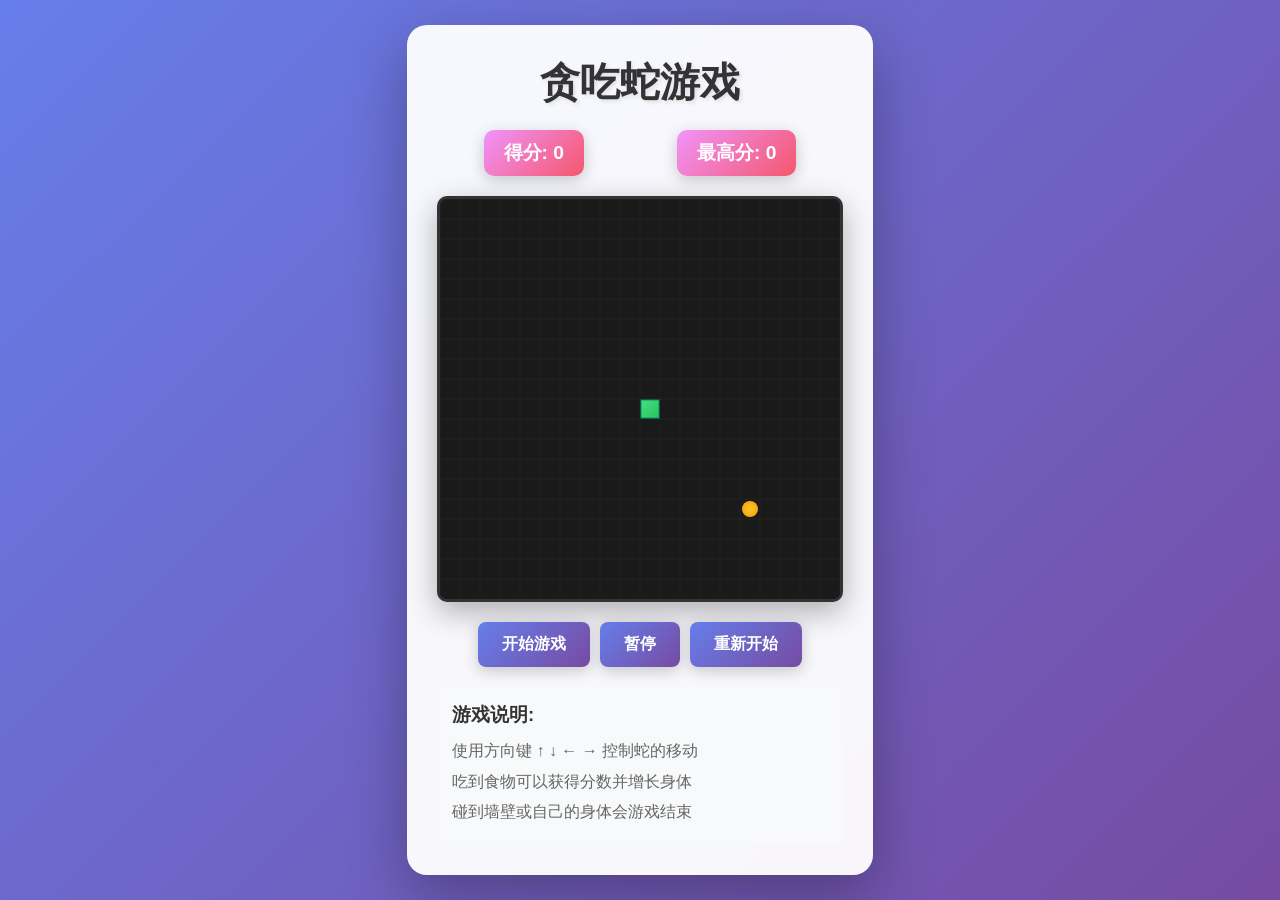
<file: snake-game/index.html>
<!DOCTYPE html>
<html lang="zh-CN">
<head>
    <meta charset="UTF-8">
    <meta name="viewport" content="width=device-width, initial-scale=1.0">
    <title>贪吃蛇游戏</title>
    <link rel="stylesheet" href="style.css">
</head>
<body>
    <div class="game-container">
        <h1>贪吃蛇游戏</h1>
        <div class="score-board">
            <div>得分: <span id="score">0</span></div>
            <div>最高分: <span id="highScore">0</span></div>
        </div>
        <canvas id="gameCanvas" width="400" height="400"></canvas>
        <div class="controls">
            <button id="startBtn">开始游戏</button>
            <button id="pauseBtn">暂停</button>
            <button id="restartBtn">重新开始</button>
        </div>
        <div class="instructions">
            <h3>游戏说明:</h3>
            <p>使用方向键 ↑ ↓ ← → 控制蛇的移动</p>
            <p>吃到食物可以获得分数并增长身体</p>
            <p>碰到墙壁或自己的身体会游戏结束</p>
        </div>
    </div>
    <script src="game.js"></script>
</body>
</html>
</file>
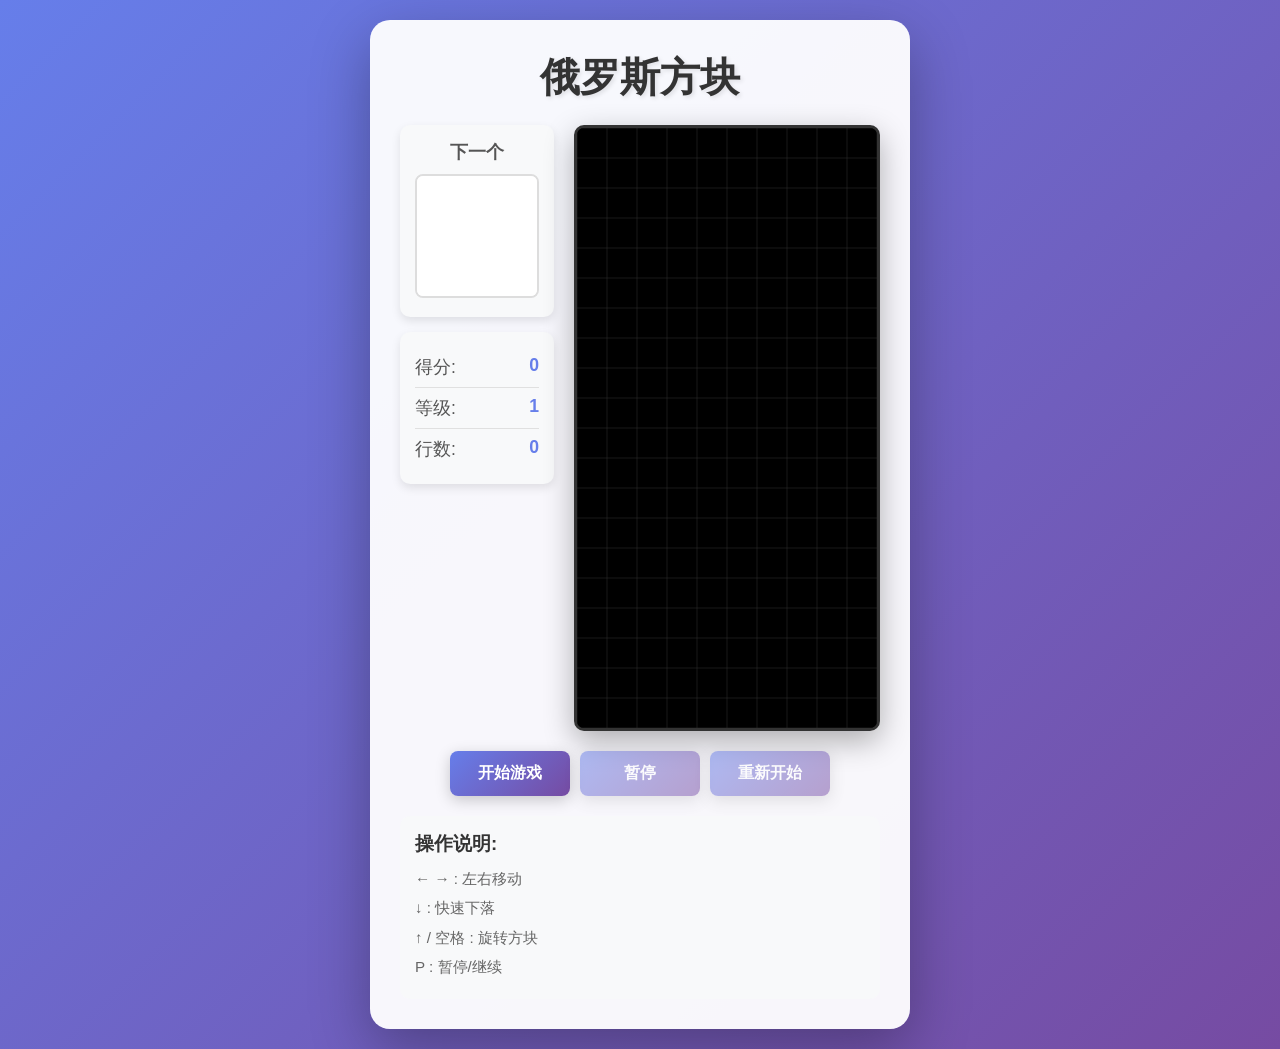
<file: tetris-game/index.html>
<!DOCTYPE html>
<html lang="zh-CN">
<head>
    <meta charset="UTF-8">
    <meta name="viewport" content="width=device-width, initial-scale=1.0">
    <title>俄罗斯方块</title>
    <link rel="stylesheet" href="style.css">
</head>
<body>
    <div class="game-container">
        <h1>俄罗斯方块</h1>
        <div class="game-wrapper">
            <div class="side-panel">
                <div class="info-box">
                    <h3>下一个</h3>
                    <canvas id="nextCanvas" width="120" height="120"></canvas>
                </div>
                <div class="info-box">
                    <div class="score-item">
                        <span>得分:</span>
                        <span id="score">0</span>
                    </div>
                    <div class="score-item">
                        <span>等级:</span>
                        <span id="level">1</span>
                    </div>
                    <div class="score-item">
                        <span>行数:</span>
                        <span id="lines">0</span>
                    </div>
                </div>
            </div>
            <canvas id="gameCanvas" width="300" height="600"></canvas>
        </div>
        <div class="controls">
            <button id="startBtn">开始游戏</button>
            <button id="pauseBtn" disabled>暂停</button>
            <button id="restartBtn" disabled>重新开始</button>
        </div>
        <div class="instructions">
            <h3>操作说明:</h3>
            <p>← → : 左右移动</p>
            <p>↓ : 快速下落</p>
            <p>↑ / 空格 : 旋转方块</p>
            <p>P : 暂停/继续</p>
        </div>
    </div>
    <script src="game.js"></script>
</body>
</html>
</file>
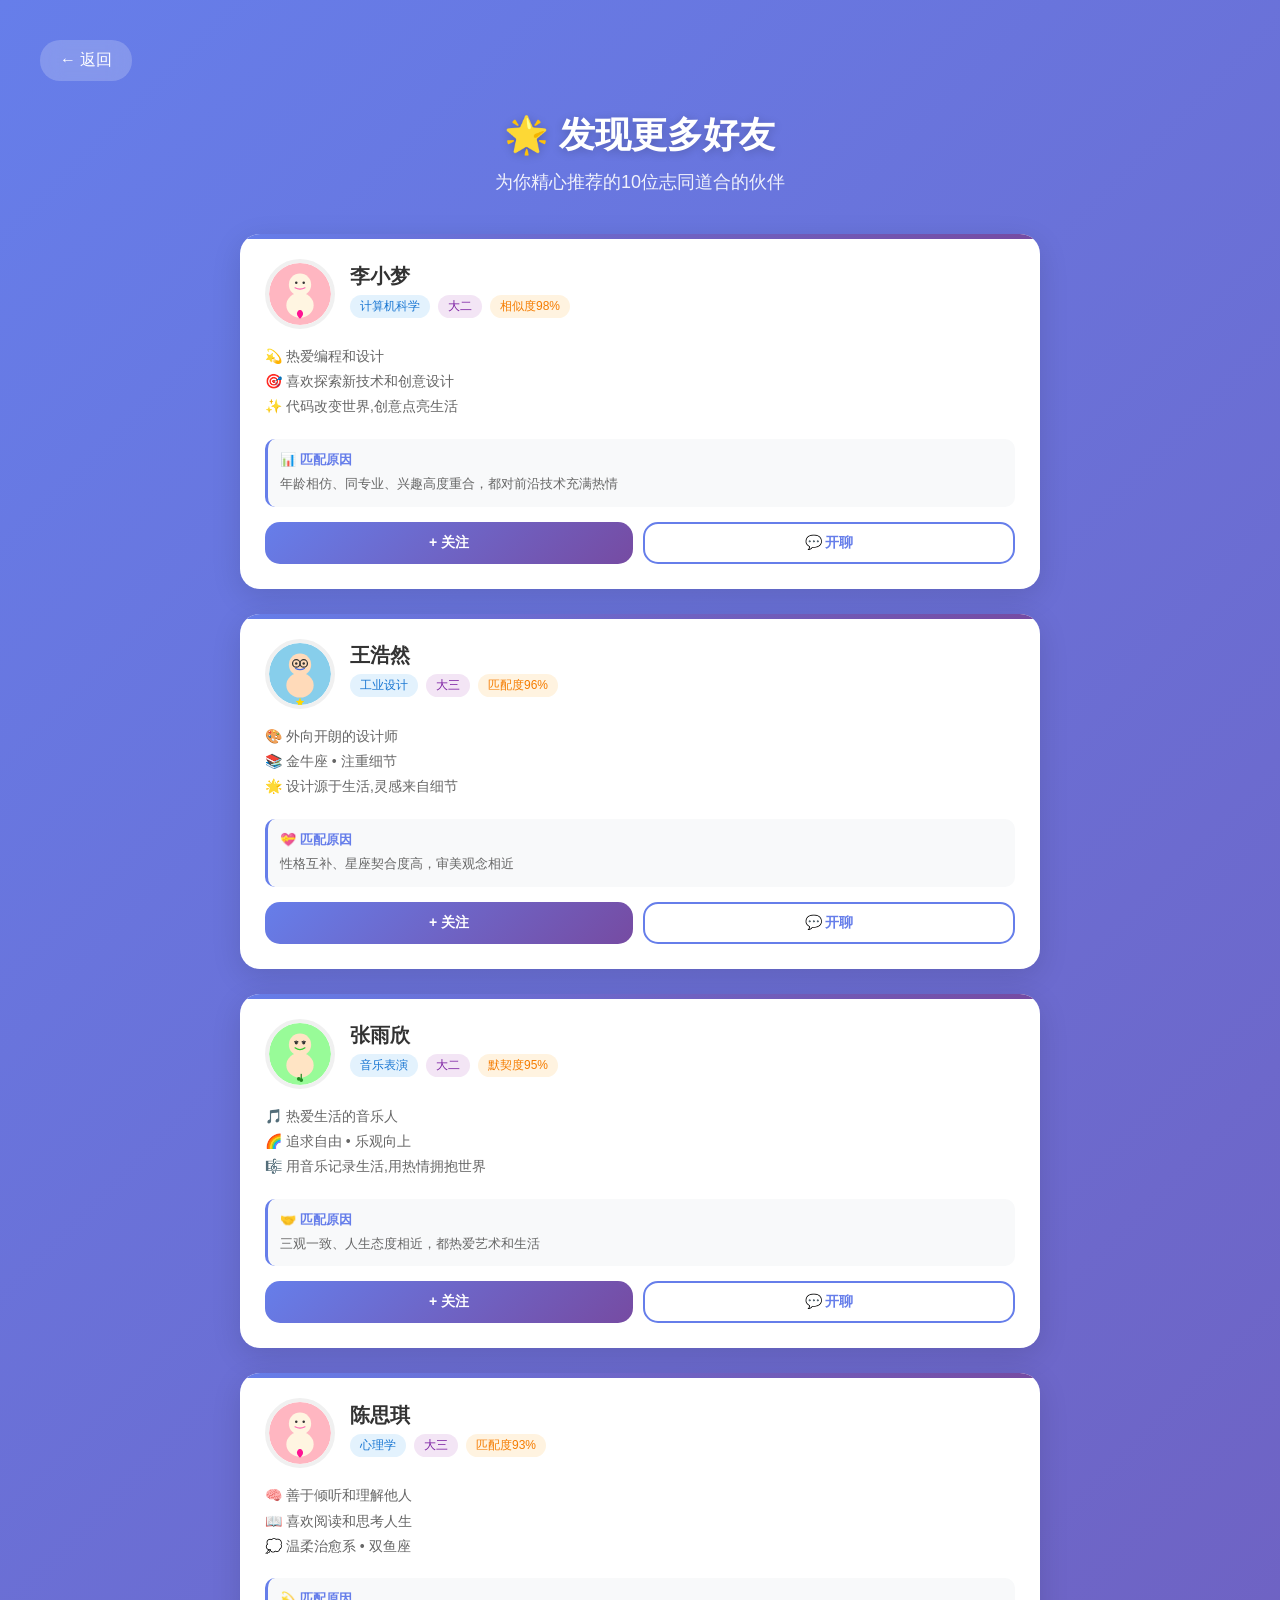
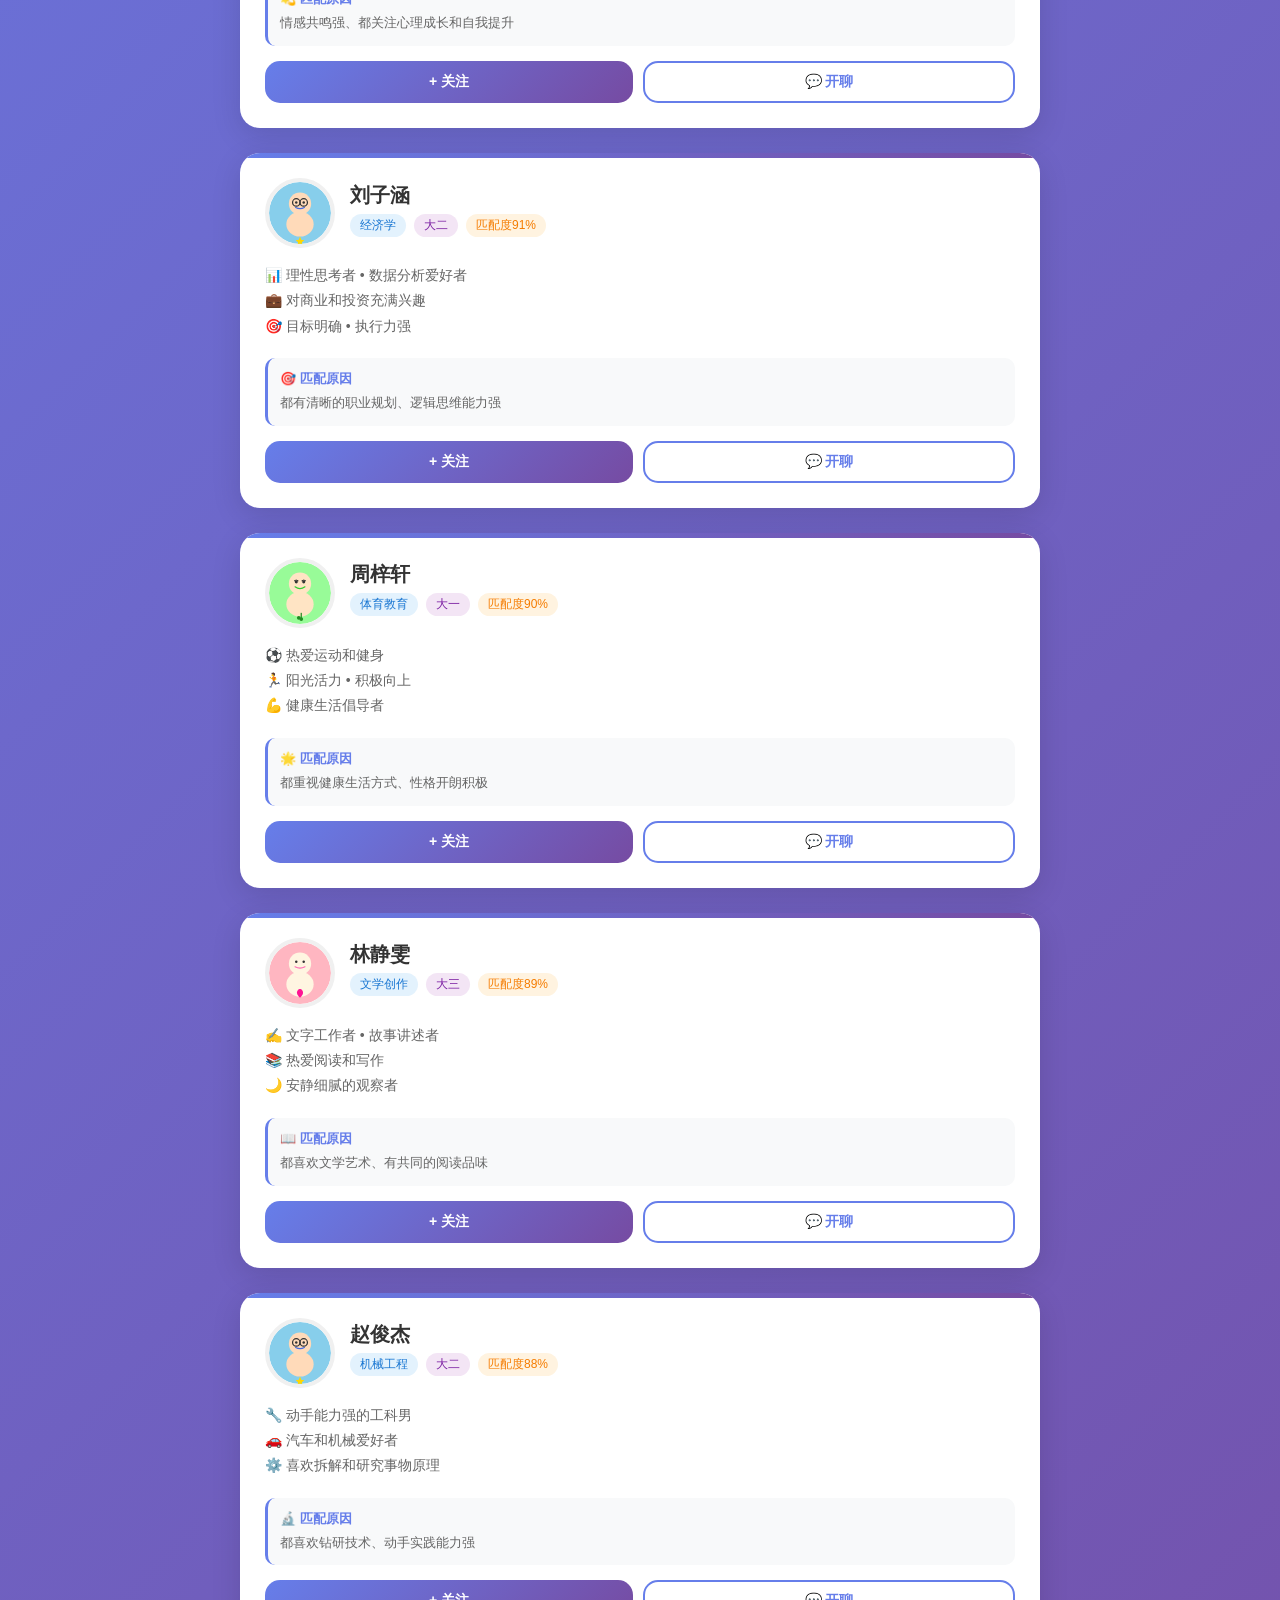
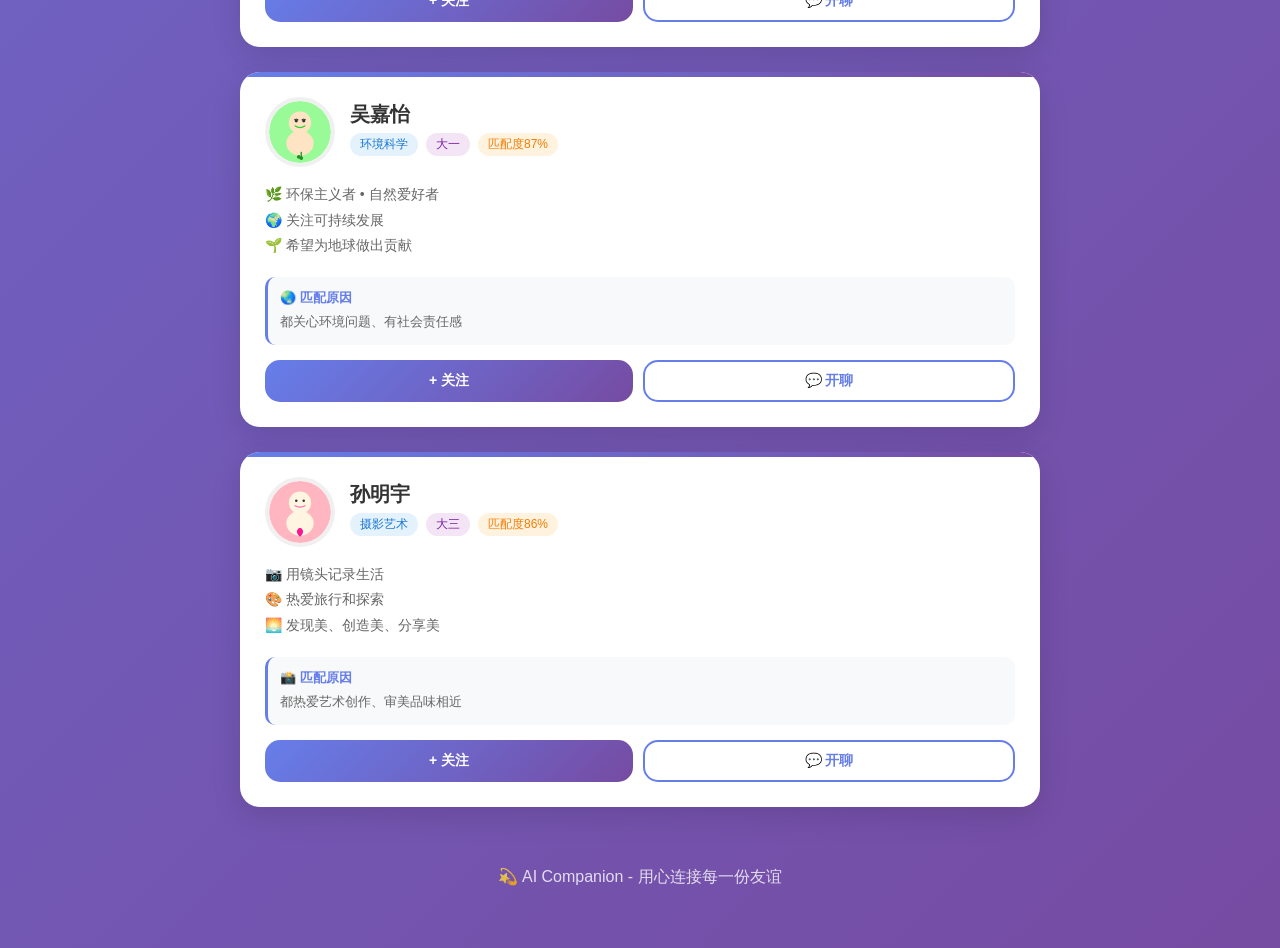
<file: companion/discover_more.html>
<!DOCTYPE html>
<html lang="zh-CN">
<head>
    <meta charset="UTF-8">
    <meta name="viewport" content="width=device-width, initial-scale=1.0">
    <title>发现更多好友 - AI Companion</title>
    <style>
        * {
            margin: 0;
            padding: 0;
            box-sizing: border-box;
        }

        body {
            font-family: -apple-system, BlinkMacSystemFont, 'Segoe UI', 'PingFang SC', 'Hiragino Sans GB', 'Microsoft YaHei', sans-serif;
            background: linear-gradient(135deg, #667eea 0%, #764ba2 100%);
            min-height: 100vh;
            padding: 40px 20px;
        }

        .container {
            max-width: 1200px;
            margin: 0 auto;
        }

        .header {
            text-align: center;
            color: white;
            margin-bottom: 40px;
        }

        .header h1 {
            font-size: 36px;
            margin-bottom: 10px;
            text-shadow: 0 2px 10px rgba(0,0,0,0.2);
        }

        .header p {
            font-size: 18px;
            opacity: 0.9;
        }

        .back-button {
            display: inline-block;
            background: rgba(255,255,255,0.2);
            color: white;
            padding: 10px 20px;
            border-radius: 20px;
            text-decoration: none;
            margin-bottom: 30px;
            transition: all 0.3s;
            backdrop-filter: blur(10px);
        }

        .back-button:hover {
            background: rgba(255,255,255,0.3);
            transform: translateX(-5px);
        }

        .friends-grid {
            display: flex;
            flex-direction: column;
            gap: 25px;
            margin-bottom: 40px;
            max-width: 800px;
            margin-left: auto;
            margin-right: auto;
        }

        .friend-card {
            background: white;
            border-radius: 20px;
            padding: 25px;
            box-shadow: 0 8px 30px rgba(0,0,0,0.12);
            transition: all 0.3s;
            position: relative;
            overflow: hidden;
        }

        .friend-card::before {
            content: '';
            position: absolute;
            top: 0;
            left: 0;
            right: 0;
            height: 5px;
            background: linear-gradient(90deg, #667eea 0%, #764ba2 100%);
        }

        .friend-card:hover {
            transform: translateY(-5px);
            box-shadow: 0 12px 40px rgba(0,0,0,0.15);
        }

        .friend-header {
            display: flex;
            align-items: center;
            gap: 15px;
            margin-bottom: 15px;
        }

        .avatar {
            width: 70px;
            height: 70px;
            border-radius: 50%;
            border: 4px solid #f0f0f0;
            object-fit: cover;
        }

        .friend-info {
            flex: 1;
        }

        .friend-name {
            font-size: 20px;
            font-weight: bold;
            color: #333;
            margin-bottom: 5px;
        }

        .friend-tags {
            display: flex;
            gap: 8px;
            flex-wrap: wrap;
            margin-bottom: 8px;
        }

        .tag {
            display: inline-block;
            padding: 3px 10px;
            border-radius: 12px;
            font-size: 12px;
            font-weight: 500;
        }

        .tag-major {
            background: #E3F2FD;
            color: #1976D2;
        }

        .tag-grade {
            background: #F3E5F5;
            color: #7B1FA2;
        }

        .tag-match {
            background: #FFF3E0;
            color: #F57C00;
        }

        .friend-description {
            color: #666;
            font-size: 14px;
            line-height: 1.8;
            margin-bottom: 15px;
            min-height: 80px;
        }

        .match-reason {
            background: #f8f9fa;
            padding: 12px;
            border-radius: 10px;
            border-left: 3px solid #667eea;
            margin-bottom: 15px;
        }

        .match-reason-title {
            font-size: 13px;
            color: #667eea;
            font-weight: bold;
            margin-bottom: 5px;
        }

        .match-reason-text {
            font-size: 13px;
            color: #666;
            line-height: 1.6;
        }

        .action-buttons {
            display: flex;
            gap: 10px;
        }

        .btn {
            flex: 1;
            padding: 10px;
            border: none;
            border-radius: 15px;
            font-size: 14px;
            font-weight: bold;
            cursor: pointer;
            transition: all 0.3s;
            text-align: center;
        }

        .btn-follow {
            background: linear-gradient(135deg, #667eea 0%, #764ba2 100%);
            color: white;
        }

        .btn-follow:hover {
            transform: scale(1.05);
            box-shadow: 0 5px 15px rgba(102,126,234,0.4);
        }

        .btn-chat {
            background: white;
            color: #667eea;
            border: 2px solid #667eea;
        }

        .btn-chat:hover {
            background: #f0f4ff;
        }

        .footer {
            text-align: center;
            color: white;
            padding: 20px;
            opacity: 0.8;
        }

        @media (max-width: 768px) {
            .friends-grid {
                grid-template-columns: 1fr;
            }

            .header h1 {
                font-size: 28px;
            }
        }
    </style>
</head>
<body>
    <div class="container">
        <a href="index.html" class="back-button">← 返回</a>
        
        <div class="header">
            <h1>🌟 发现更多好友</h1>
            <p>为你精心推荐的10位志同道合的伙伴</p>
        </div>

        <div class="friends-grid">
            <!-- Friend 1 -->
            <div class="friend-card">
                <div class="friend-header">
                    <img src="user1_avatar.svg" alt="李小梦" class="avatar">
                    <div class="friend-info">
                        <div class="friend-name">李小梦</div>
                        <div class="friend-tags">
                            <span class="tag tag-major">计算机科学</span>
                            <span class="tag tag-grade">大二</span>
                            <span class="tag tag-match">相似度98%</span>
                        </div>
                    </div>
                </div>
                <div class="friend-description">
                    💫 热爱编程和设计<br>
                    🎯 喜欢探索新技术和创意设计<br>
                    ✨ 代码改变世界,创意点亮生活
                </div>
                <div class="match-reason">
                    <div class="match-reason-title">📊 匹配原因</div>
                    <div class="match-reason-text">年龄相仿、同专业、兴趣高度重合，都对前沿技术充满热情</div>
                </div>
                <div class="action-buttons">
                    <button class="btn btn-follow" onclick="this.textContent='已关注';this.style.background='#CCCCCC';this.style.cursor='not-allowed';this.onmouseover=null;this.onmouseout=null;this.onclick=null;">+ 关注</button>
                    <button class="btn btn-chat" onclick="openChat({name:'李小梦',avatar:'user1_avatar.svg',major:'计算机科学',grade:'大二',match:'相似度98%'})">💬 开聊</button>
                </div>
            </div>

            <!-- Friend 2 -->
            <div class="friend-card">
                <div class="friend-header">
                    <img src="user2_avatar.svg" alt="王浩然" class="avatar">
                    <div class="friend-info">
                        <div class="friend-name">王浩然</div>
                        <div class="friend-tags">
                            <span class="tag tag-major">工业设计</span>
                            <span class="tag tag-grade">大三</span>
                            <span class="tag tag-match">匹配度96%</span>
                        </div>
                    </div>
                </div>
                <div class="friend-description">
                    🎨 外向开朗的设计师<br>
                    📚 金牛座 • 注重细节<br>
                    🌟 设计源于生活,灵感来自细节
                </div>
                <div class="match-reason">
                    <div class="match-reason-title">💝 匹配原因</div>
                    <div class="match-reason-text">性格互补、星座契合度高，审美观念相近</div>
                </div>
                <div class="action-buttons">
                    <button class="btn btn-follow" onclick="this.textContent='已关注';this.style.background='#CCCCCC';this.style.cursor='not-allowed';this.onmouseover=null;this.onmouseout=null;this.onclick=null;">+ 关注</button>
                    <button class="btn btn-chat" onclick="openChat({name:'王浩然',avatar:'user2_avatar.svg',major:'工业设计',grade:'大三',match:'匹配度96%'})">💬 开聊</button>
                </div>
            </div>

            <!-- Friend 3 -->
            <div class="friend-card">
                <div class="friend-header">
                    <img src="user3_avatar.svg" alt="张雨欣" class="avatar">
                    <div class="friend-info">
                        <div class="friend-name">张雨欣</div>
                        <div class="friend-tags">
                            <span class="tag tag-major">音乐表演</span>
                            <span class="tag tag-grade">大二</span>
                            <span class="tag tag-match">默契度95%</span>
                        </div>
                    </div>
                </div>
                <div class="friend-description">
                    🎵 热爱生活的音乐人<br>
                    🌈 追求自由 • 乐观向上<br>
                    🎼 用音乐记录生活,用热情拥抱世界
                </div>
                <div class="match-reason">
                    <div class="match-reason-title">🤝 匹配原因</div>
                    <div class="match-reason-text">三观一致、人生态度相近，都热爱艺术和生活</div>
                </div>
                <div class="action-buttons">
                    <button class="btn btn-follow" onclick="this.textContent='已关注';this.style.background='#CCCCCC';this.style.cursor='not-allowed';this.onmouseover=null;this.onmouseout=null;this.onclick=null;">+ 关注</button>
                    <button class="btn btn-chat" onclick="openChat({name:'张雨欣',avatar:'user3_avatar.svg',major:'音乐表演',grade:'大二',match:'默契度95%'})">💬 开聊</button>
                </div>
            </div>

            <!-- Friend 4 -->
            <div class="friend-card">
                <div class="friend-header">
                    <img src="user1_avatar.svg" alt="陈思琪" class="avatar">
                    <div class="friend-info">
                        <div class="friend-name">陈思琪</div>
                        <div class="friend-tags">
                            <span class="tag tag-major">心理学</span>
                            <span class="tag tag-grade">大三</span>
                            <span class="tag tag-match">匹配度93%</span>
                        </div>
                    </div>
                </div>
                <div class="friend-description">
                    🧠 善于倾听和理解他人<br>
                    📖 喜欢阅读和思考人生<br>
                    💭 温柔治愈系 • 双鱼座
                </div>
                <div class="match-reason">
                    <div class="match-reason-title">💫 匹配原因</div>
                    <div class="match-reason-text">情感共鸣强、都关注心理成长和自我提升</div>
                </div>
                <div class="action-buttons">
                    <button class="btn btn-follow" onclick="this.textContent='已关注';this.style.background='#CCCCCC';this.style.cursor='not-allowed';this.onmouseover=null;this.onmouseout=null;this.onclick=null;">+ 关注</button>
                    <button class="btn btn-chat" onclick="openChat({name:'陈思琪',avatar:'user1_avatar.svg',major:'心理学',grade:'大三',match:'匹配度93%'})">💬 开聊</button>
                </div>
            </div>

            <!-- Friend 5 -->
            <div class="friend-card">
                <div class="friend-header">
                    <img src="user2_avatar.svg" alt="刘子涵" class="avatar">
                    <div class="friend-info">
                        <div class="friend-name">刘子涵</div>
                        <div class="friend-tags">
                            <span class="tag tag-major">经济学</span>
                            <span class="tag tag-grade">大二</span>
                            <span class="tag tag-match">匹配度91%</span>
                        </div>
                    </div>
                </div>
                <div class="friend-description">
                    📊 理性思考者 • 数据分析爱好者<br>
                    💼 对商业和投资充满兴趣<br>
                    🎯 目标明确 • 执行力强
                </div>
                <div class="match-reason">
                    <div class="match-reason-title">🎯 匹配原因</div>
                    <div class="match-reason-text">都有清晰的职业规划、逻辑思维能力强</div>
                </div>
                <div class="action-buttons">
                    <button class="btn btn-follow" onclick="this.textContent='已关注';this.style.background='#CCCCCC';this.style.cursor='not-allowed';this.onmouseover=null;this.onmouseout=null;this.onclick=null;">+ 关注</button>
                    <button class="btn btn-chat" onclick="openChat({name:'刘子涵',avatar:'user2_avatar.svg',major:'经济学',grade:'大二',match:'匹配度91%'})">💬 开聊</button>
                </div>
            </div>

            <!-- Friend 6 -->
            <div class="friend-card">
                <div class="friend-header">
                    <img src="user3_avatar.svg" alt="周梓轩" class="avatar">
                    <div class="friend-info">
                        <div class="friend-name">周梓轩</div>
                        <div class="friend-tags">
                            <span class="tag tag-major">体育教育</span>
                            <span class="tag tag-grade">大一</span>
                            <span class="tag tag-match">匹配度90%</span>
                        </div>
                    </div>
                </div>
                <div class="friend-description">
                    ⚽ 热爱运动和健身<br>
                    🏃 阳光活力 • 积极向上<br>
                    💪 健康生活倡导者
                </div>
                <div class="match-reason">
                    <div class="match-reason-title">🌟 匹配原因</div>
                    <div class="match-reason-text">都重视健康生活方式、性格开朗积极</div>
                </div>
                <div class="action-buttons">
                    <button class="btn btn-follow" onclick="this.textContent='已关注';this.style.background='#CCCCCC';this.style.cursor='not-allowed';this.onmouseover=null;this.onmouseout=null;this.onclick=null;">+ 关注</button>
                    <button class="btn btn-chat" onclick="openChat({name:'周梓轩',avatar:'user3_avatar.svg',major:'体育教育',grade:'大一',match:'匹配度90%'})">💬 开聊</button>
                </div>
            </div>

            <!-- Friend 7 -->
            <div class="friend-card">
                <div class="friend-header">
                    <img src="user1_avatar.svg" alt="林静雯" class="avatar">
                    <div class="friend-info">
                        <div class="friend-name">林静雯</div>
                        <div class="friend-tags">
                            <span class="tag tag-major">文学创作</span>
                            <span class="tag tag-grade">大三</span>
                            <span class="tag tag-match">匹配度89%</span>
                        </div>
                    </div>
                </div>
                <div class="friend-description">
                    ✍️ 文字工作者 • 故事讲述者<br>
                    📚 热爱阅读和写作<br>
                    🌙 安静细腻的观察者
                </div>
                <div class="match-reason">
                    <div class="match-reason-title">📖 匹配原因</div>
                    <div class="match-reason-text">都喜欢文学艺术、有共同的阅读品味</div>
                </div>
                <div class="action-buttons">
                    <button class="btn btn-follow" onclick="this.textContent='已关注';this.style.background='#CCCCCC';this.style.cursor='not-allowed';this.onmouseover=null;this.onmouseout=null;this.onclick=null;">+ 关注</button>
                    <button class="btn btn-chat" onclick="openChat({name:'林静雯',avatar:'user1_avatar.svg',major:'文学创作',grade:'大三',match:'匹配度89%'})">💬 开聊</button>
                </div>
            </div>

            <!-- Friend 8 -->
            <div class="friend-card">
                <div class="friend-header">
                    <img src="user2_avatar.svg" alt="赵俊杰" class="avatar">
                    <div class="friend-info">
                        <div class="friend-name">赵俊杰</div>
                        <div class="friend-tags">
                            <span class="tag tag-major">机械工程</span>
                            <span class="tag tag-grade">大二</span>
                            <span class="tag tag-match">匹配度88%</span>
                        </div>
                    </div>
                </div>
                <div class="friend-description">
                    🔧 动手能力强的工科男<br>
                    🚗 汽车和机械爱好者<br>
                    ⚙️ 喜欢拆解和研究事物原理
                </div>
                <div class="match-reason">
                    <div class="match-reason-title">🔬 匹配原因</div>
                    <div class="match-reason-text">都喜欢钻研技术、动手实践能力强</div>
                </div>
                <div class="action-buttons">
                    <button class="btn btn-follow" onclick="this.textContent='已关注';this.style.background='#CCCCCC';this.style.cursor='not-allowed';this.onmouseover=null;this.onmouseout=null;this.onclick=null;">+ 关注</button>
                    <button class="btn btn-chat" onclick="openChat({name:'赵俊杰',avatar:'user2_avatar.svg',major:'机械工程',grade:'大二',match:'匹配度88%'})">💬 开聊</button>
                </div>
            </div>

            <!-- Friend 9 -->
            <div class="friend-card">
                <div class="friend-header">
                    <img src="user3_avatar.svg" alt="吴嘉怡" class="avatar">
                    <div class="friend-info">
                        <div class="friend-name">吴嘉怡</div>
                        <div class="friend-tags">
                            <span class="tag tag-major">环境科学</span>
                            <span class="tag tag-grade">大一</span>
                            <span class="tag tag-match">匹配度87%</span>
                        </div>
                    </div>
                </div>
                <div class="friend-description">
                    🌿 环保主义者 • 自然爱好者<br>
                    🌍 关注可持续发展<br>
                    🌱 希望为地球做出贡献
                </div>
                <div class="match-reason">
                    <div class="match-reason-title">🌏 匹配原因</div>
                    <div class="match-reason-text">都关心环境问题、有社会责任感</div>
                </div>
                <div class="action-buttons">
                    <button class="btn btn-follow" onclick="this.textContent='已关注';this.style.background='#CCCCCC';this.style.cursor='not-allowed';this.onmouseover=null;this.onmouseout=null;this.onclick=null;">+ 关注</button>
                    <button class="btn btn-chat" onclick="openChat({name:'吴嘉怡',avatar:'user3_avatar.svg',major:'环境科学',grade:'大一',match:'匹配度87%'})">💬 开聊</button>
                </div>
            </div>

            <!-- Friend 10 -->
            <div class="friend-card">
                <div class="friend-header">
                    <img src="user1_avatar.svg" alt="孙明宇" class="avatar">
                    <div class="friend-info">
                        <div class="friend-name">孙明宇</div>
                        <div class="friend-tags">
                            <span class="tag tag-major">摄影艺术</span>
                            <span class="tag tag-grade">大三</span>
                            <span class="tag tag-match">匹配度86%</span>
                        </div>
                    </div>
                </div>
                <div class="friend-description">
                    📷 用镜头记录生活<br>
                    🎨 热爱旅行和探索<br>
                    🌅 发现美、创造美、分享美
                </div>
                <div class="match-reason">
                    <div class="match-reason-title">📸 匹配原因</div>
                    <div class="match-reason-text">都热爱艺术创作、审美品味相近</div>
                </div>
                <div class="action-buttons">
                    <button class="btn btn-follow" onclick="this.textContent='已关注';this.style.background='#CCCCCC';this.style.cursor='not-allowed';this.onmouseover=null;this.onmouseout=null;this.onclick=null;">+ 关注</button>
                    <button class="btn btn-chat" onclick="openChat({name:'孙明宇',avatar:'user1_avatar.svg',major:'摄影艺术',grade:'大三',match:'匹配度86%'})">💬 开聊</button>
                </div>
            </div>
        </div>

        <div class="footer">
            <p>💫 AI Companion - 用心连接每一份友谊</p>
        </div>
    </div>
    <script>
        function openChat(friendInfo) {
            // 将好友信息存储到localStorage
            localStorage.setItem('chatFriendInfo', JSON.stringify(friendInfo));
            // 跳转到聊天页面
            window.location.href = 'chat.html';
        }
    </script>
</body>
</html>
</file>
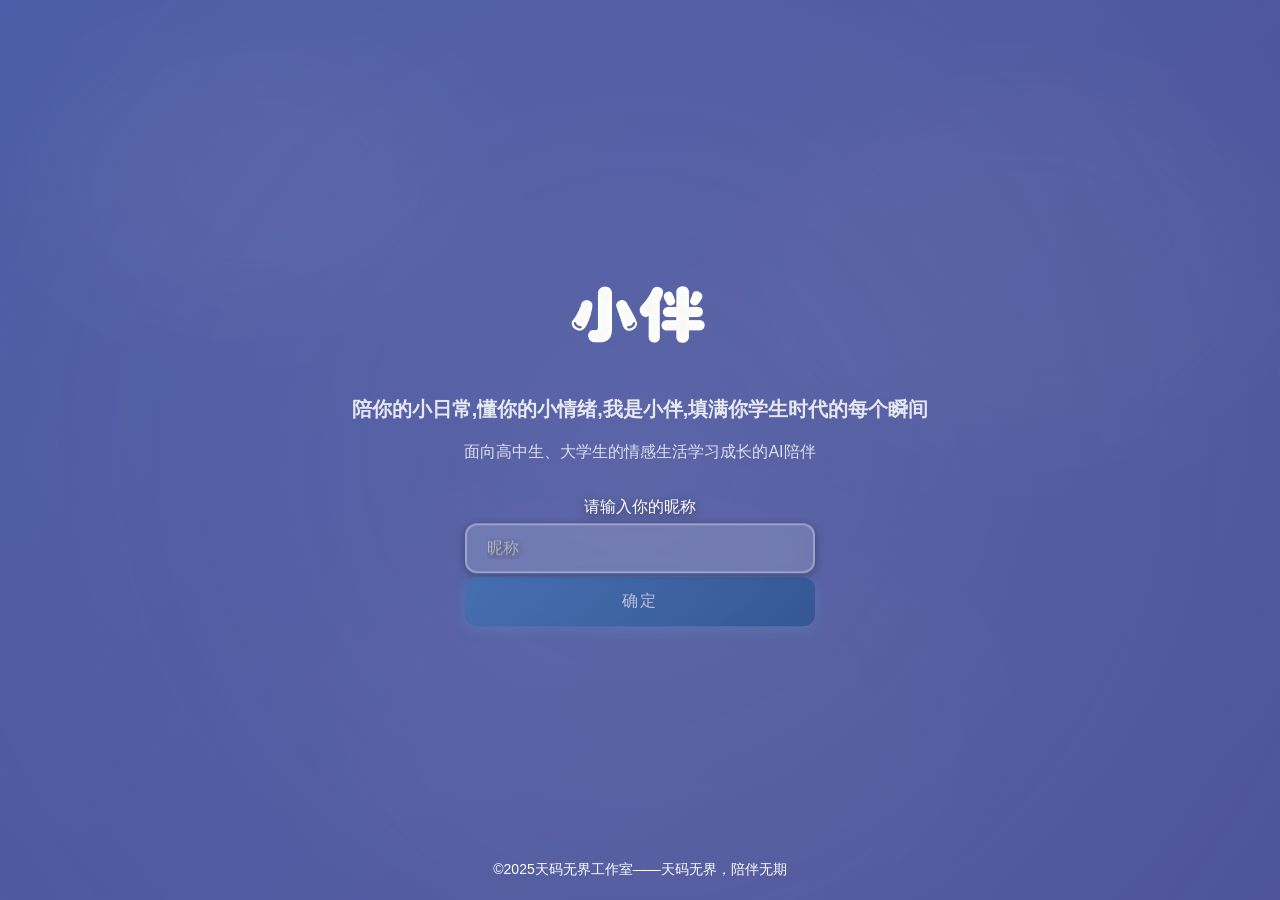
<file: companion/login.html>
<!DOCTYPE html>
<html lang="zh-CN">
<head>
    <meta charset="UTF-8">
    <meta name="viewport" content="width=device-width, initial-scale=1.0">
    <title>小伴 - 首页</title>
    <link rel="stylesheet" href="style.css">
    <style>
        /* 登录页面视频背景容器 */
        body {
            position: relative;
            overflow: hidden;
            margin: 0;
            padding: 0;
        }

        .logo-img {
      /* width: 100px; */
       width: 150px; /* 原来是100px，放大1.5倍 */
      height: auto;
      display: block;
      /* margin: -0px auto 0 auto;  上移 10px，水平居中 */
       margin: 0 auto;
    }

        /* 视频背景样式 */
        .video-background {
            position: fixed;
            top: 0;
            left: 0;
            width: 100%;
            height: 100%;
            z-index: -1;
            overflow: hidden;
        }

        .video-background video {
            position: absolute;
            top: 50%;
            left: 50%;
            min-width: 100%;
            min-height: 100%;
            width: auto;
            height: auto;
            transform: translate(-50%, -50%);
            object-fit: cover;
        }

        /* 视频遮罩层（可选，增强文字可读性） */
        .video-background::after {
            content: '';
            position: absolute;
            top: 0;
            left: 0;
            width: 100%;
            height: 100%;
            background: rgba(0, 0, 0, 0.3);
            pointer-events: none;
        }

        /* 登录页面特有样式 - 垂直居中布局 */
        .login-container {
            max-width: 400px;
            margin: 0 auto;
            padding: 0;
            background: none;
            border: none;
            box-shadow: none;
            text-align: center;
            position: absolute;
            top: 50%;
            left: 50%;
            transform: translate(-50%, -50%);
            z-index: 10;
            display: flex;
            flex-direction: column;
            align-items: center;
            /* gap: 30px;*/
            /* gap: 10px; */
            gap:4px;
        }

        /* 应用名称样式 */
        .login-title {
            font-size: 3rem;
            color: #ffffff;
            margin: 0;
            margin-top: -80px;
            font-weight: 300;
            font-family: 'FZFW_QINGQIAO', '方正FW轻俏颂体', 'Microsoft YaHei UI Light', 'PingFang SC', 'Helvetica Neue', Arial, sans-serif;
            letter-spacing: 8px;
            text-shadow: none;
            -webkit-text-stroke: 0;
        }

        /* 提示文案样式 */
        .login-subtitle {
            font-size: 1rem;
            color: #ffffff;
            margin: 0;
            font-weight: 500;
            font-family: 'Microsoft YaHei UI Light', 'PingFang SC', 'Helvetica Neue', Arial, sans-serif;
            text-shadow: 0 2px 8px rgba(0, 0, 0, 0.5);
        }

        /* 输入框样式 */
        .nickname-input {
            width: 100%;
            max-width: 350px;
            padding: 14px 20px;
            font-size: 16px;
            /* background: transparent; */
            background: rgba(255, 255, 255, 0.15);  /* 半透明白色背景 */
            backdrop-filter: blur(4px);              /* 可选：增加模糊，提升可读性 */
            border: 2px solid rgba(255, 255, 255, 0.3);
            border-radius: 12px;
            outline: none;
            transition: all 0.3s ease;
            box-sizing: border-box;
            color: #ffffff;
            font-weight: 500;
            text-shadow: 0 2px 8px rgba(0, 0, 0, 0.5);
            box-shadow: 0 2px 8px rgba(0, 0, 0, 0.3);
        }

        .nickname-input::placeholder {
            color: rgba(200, 200, 200, 0.8);
            font-weight: 300;
        }

        .nickname-input:focus {
            border-color: rgba(255, 255, 255, 0.6);
            background: transparent;
            box-shadow: 0 0 15px rgba(255, 255, 255, 0.4), 0 2px 8px rgba(0, 0, 0, 0.3);
            transform: translateY(-2px);
        }

        /* 确定按钮样式 */
        .login-btn {
            width: 100%;
            max-width: 350px;
            padding: 14px;
            font-size: 16px;
            font-weight: 500;
            letter-spacing: 2px;
            border: none;
            border-radius: 12px;
            /* background: linear-gradient(135deg, #5ec8e5 0%, #4a9fd8 100%); */
            background: linear-gradient(135deg, #3a78b8 0%, #1f4f8b 100%);
           /* background-color: #1f4f8b; */
            color: #ffffff;
            cursor: pointer;
            transition: all 0.3s ease;
            box-shadow: 0 4px 15px rgba(94, 200, 229, 0.3);
           /* box-shadow: 0 6px 20px rgba(0, 0, 0, 0.5); */
            font-family: 'Microsoft YaHei UI', 'PingFang SC', 'Helvetica Neue', Arial, sans-serif;
        }

        .login-btn:hover {
            background: linear-gradient(135deg, #6dd4f0 0%, #5baae3 100%);
            transform: translateY(-2px);
            box-shadow: 0 6px 20px rgba(94, 200, 229, 0.4);
        }

        .login-btn:disabled {
            opacity: 0.6;
            cursor: not-allowed;
            transform: none;
        }

        .login-footer {
            display: none;
        }

        /* 错误消息样式 */
        .error-message {
            color: rgba(255, 107, 107, 0.9);
            font-size: 14px;
            margin-top: 10px;
            display: none;
            text-shadow: 0 0 8px rgba(255, 107, 107, 0.5);
        }

        /* 加载指示器 */
        .loading-indicator {
            display: none;
            margin: 10px auto;
            width: 20px;
            height: 20px;
            border: 2px solid #f3f3f3;
            border-top: 2px solid #64DFDF;
            border-radius: 50%;
            animation: spin 1s linear infinite;
        }

        @keyframes spin {
            0% { transform: rotate(0deg); }
            100% { transform: rotate(360deg); }
        }

        /* 响应式调整 */
        @media (max-width: 600px) {
            .login-container {
                width: 90%;
                padding: 30px 20px;
            }
            
            .login-title {
                font-size: 2rem;
            }
        }
    </style>
    <script>
        var _hmt = _hmt || [];
        (function() {
        var hm = document.createElement("script");
        hm.src = "https://hm.baidu.com/hm.js?ca9a14ff3761dffcce773abaf201998e";
        var s = document.getElementsByTagName("script")[0]; 
        s.parentNode.insertBefore(hm, s);
        })();
    </script>
</head>
<body>
    <!-- 视频背景 -->
    <div class="video-background">
        <video id="bg-video" autoplay muted loop playsinline preload="auto">
            <source src="login.mp4" type="video/mp4">
            您的浏览器不支持视频播放
        </video>
    </div>

    <div class="container">
        <div class="login-container">
            <!-- <h1 class="login-title">小伴</h1> -->
<h1 class="logo-text">
  <img src="xiaoban.png" alt="小伴" class="logo-img"/>
</h1>
            <p class="slogan-text" style="font-size: 20px; color: rgba(255, 255, 255, 0.85); margin: 5px 0 10px 0; line-height: 1.6; text-align: center; font-weight: 600; white-space: nowrap;">陪你的小日常,懂你的小情绪,我是小伴,填满你学生时代的每个瞬间</p>
            <p style="font-size: 16px; color: rgba(255, 255, 255, 0.8); margin: 0 0 25px 0; text-align: center; font-weight: 500;">面向高中生、大学生的情感生活学习成长的AI陪伴</p>
            <!-- <h1 class="logo-text">
  <img src="xiaoban.png" alt="小伴" />
</h1> -->
            <p class="login-subtitle">请输入你的昵称</p>
            
            <input type="text" id="nickname-input" class="nickname-input" placeholder="昵称" autocomplete="off">
            <div class="loading-indicator" id="loading-indicator"></div>
            <div class="error-message" id="error-message"></div>
            <button id="login-btn" class="login-btn" disabled>确定</button>
            
            <div class="login-footer">
                <p>您的昵称将被保存在服务器本地，方便下次使用</p>
            </div>
        </div>
    </div>

    <script>
        // DOM元素初始化
        const nicknameInput = document.getElementById('nickname-input');
        const loginBtn = document.getElementById('login-btn');
        const loadingIndicator = document.getElementById('loading-indicator');
        const errorMessage = document.getElementById('error-message');

        // 检查输入框内容，启用/禁用登录按钮
        nicknameInput.addEventListener('input', function() {
            loginBtn.disabled = this.value.trim() === '';
            errorMessage.style.display = 'none'; // 清除错误消息
        });

        // 检测当前访问方式并选择合适的存储策略
        function getStorageStrategy() {
            // 始终使用localStorage存储，不再使用服务器存储
            return 'localStorage';
        }

        // 保存昵称（智能选择存储方式）
        async function saveNickname(nickname) {
            const strategy = getStorageStrategy();
            
            if (strategy === 'localStorage') {
                // 使用localStorage存储
                try {
                    localStorage.setItem('userNickname', nickname);
                    return true;
                } catch (error) {
                    console.error('保存昵称到localStorage失败:', error);
                    showError('保存昵称失败，请检查浏览器设置');
                    return false;
                }
            } else {
                // 使用服务器存储
                return await saveNicknameToServer(nickname);
            }
        }

        // 获取昵称（智能选择存储方式）
        async function getNickname() {
            const strategy = getStorageStrategy();
            
            if (strategy === 'localStorage') {
                // 从localStorage获取
                try {
                    return localStorage.getItem('userNickname') || '';
                } catch (error) {
                    console.error('从localStorage获取昵称失败:', error);
                    return '';
                }
            } else {
                // 从服务器获取
                return await getNicknameFromServer();
            }
        }

        // 获取完整的API基础URL
        function getApiBaseUrl() {
            const protocol = window.location.protocol;
            const host = window.location.hostname;
            const port = window.location.port || (protocol === 'https:' ? 443 : 8000);
            return `${protocol}//${host}:${port}`;
        }

        // 保存昵称到服务器
        async function saveNicknameToServer(nickname) {
            try {
                const apiBaseUrl = getApiBaseUrl();
                const response = await fetch(`${apiBaseUrl}/api/user/nickname`, {
                    method: 'POST',
                    headers: {
                        'Content-Type': 'application/json'
                    },
                    body: JSON.stringify({ nickname: nickname }),
                    credentials: 'include' // 包含Cookie等凭证
                });
                
                // 检查响应是否为空
                const contentType = response.headers.get('content-type');
                if (!contentType || !contentType.includes('application/json')) {
                    throw new Error('服务器返回的不是有效的JSON数据');
                }
                
                const data = await response.json();
                if (response.ok && data.success) {
                    return true;
                } else {
                    throw new Error(data.error || '保存昵称失败');
                }
            } catch (error) {
                console.error('保存昵称到服务器出错:', error);
                // 提供更具体的错误信息
                let errorMsg = error.message;
                if (errorMsg === 'Failed to fetch') {
                    errorMsg = '无法连接到服务器，请确认服务器已启动并正在运行';
                }
                showError(errorMsg);
                return false;
            }
        }

        // 从服务器获取昵称
        async function getNicknameFromServer() {
            try {
                const apiBaseUrl = getApiBaseUrl();
                const response = await fetch(`${apiBaseUrl}/api/user/nickname`, {
                    credentials: 'include'
                });
                
                const contentType = response.headers.get('content-type');
                if (!contentType || !contentType.includes('application/json')) {
                    return '';
                }
                
                const data = await response.json();
                return data.nickname || '';
            } catch (error) {
                console.error('从服务器获取昵称出错:', error);
                // 静默失败，不显示错误消息
                return '';
            }
        }

        // 显示错误消息
        function showError(message) {
            errorMessage.textContent = message;
            errorMessage.style.display = 'block';
        }

        // 登录按钮点击事件
        loginBtn.addEventListener('click', async function() {
            const nickname = nicknameInput.value.trim();
            if (nickname) {
                // 显示加载状态
                loadingIndicator.style.display = 'block';
                loginBtn.disabled = true;
                
                // 保存昵称（智能选择存储方式）
                const success = await saveNickname(nickname);
                
                // 隐藏加载状态
                loadingIndicator.style.display = 'none';
                
                if (success) {
                    // 页面跳转到性格特质选择页面
                window.location.href = 'personality.html';
                } else {
                    loginBtn.disabled = false;
                }
            }
        });

        // 监听回车键
        nicknameInput.addEventListener('keypress', function(event) {
            if (event.key === 'Enter' && !loginBtn.disabled) {
                loginBtn.click();
            }
        });

        // 页面加载时检查是否已有保存的昵称
        window.addEventListener('load', async function() {
            // 智能选择存储方式获取昵称
            const savedNickname = await getNickname();
            if (savedNickname) {
                nicknameInput.value = savedNickname;
                loginBtn.disabled = false;
            }
        });
    </script>
    <div style="position: fixed; bottom: 20px; left: 0; right: 0; text-align: center; font-size: 14px; color: #ffffff;">
        ©2025天码无界工作室——天码无界，陪伴无期
    </div>
</body>
</html>
</file>
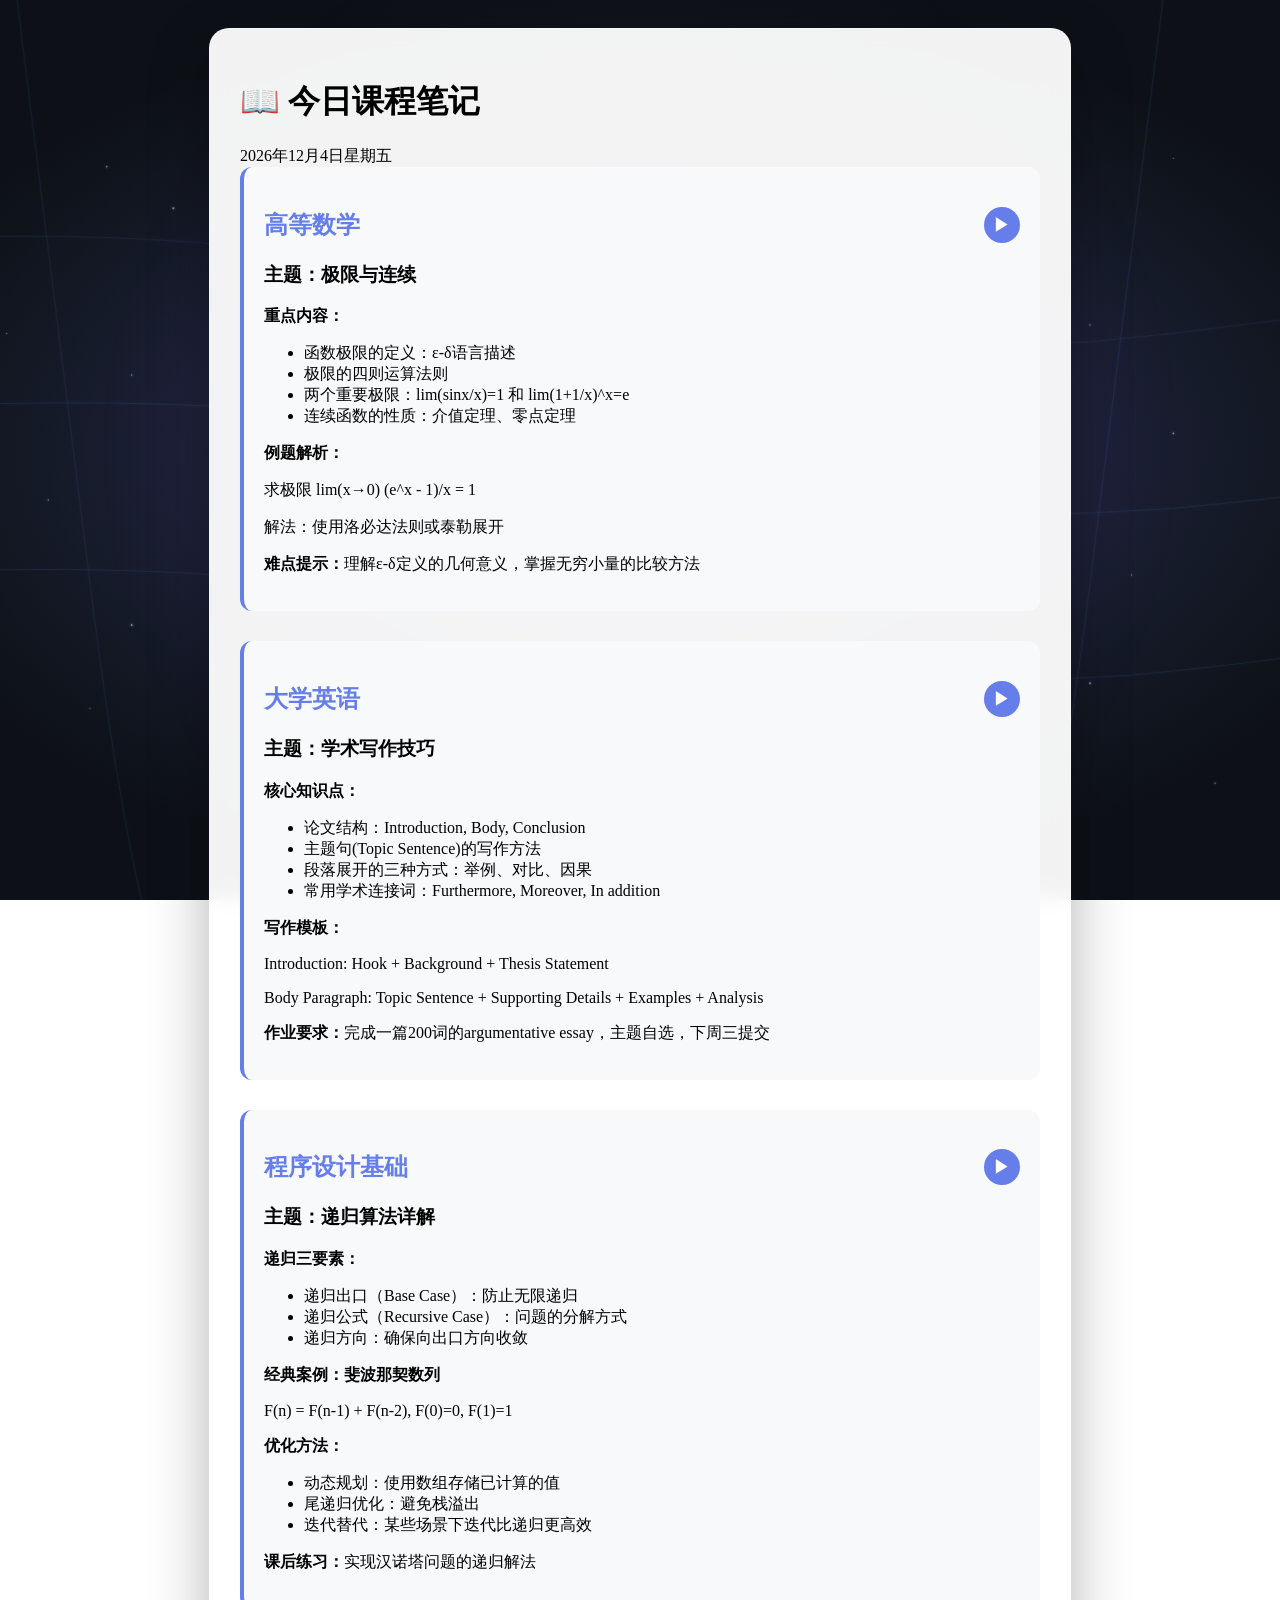
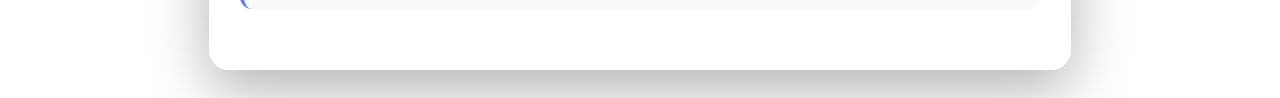
<file: companion/notes.html>
<!DOCTYPE html>
<html lang="zh-CN">
<head>
<meta charset="UTF-8">
<meta name="viewport" content="width=device-width, initial-scale=1.0">
<title>课程笔记详情</title>
<style>
/* === 原样式保留 === */
body {
  padding: 20px;
  background: url('space-login-bg.svg') no-repeat center center fixed;
  background-size: cover;
  min-height: 100vh;
  position: relative;
  overflow-x: hidden;
}
body::before {
  content: '';
  position: fixed;
  top: 50%;
  left: 50%;
  transform: translate(-50%, -50%);
  width: 100%;
  height: 100%;
  background: radial-gradient(circle at center, rgba(118, 75, 162, 0.1) 0%, transparent 70%);
  animation: gentleFloat 6s ease-in-out infinite;
  pointer-events: none;
  z-index: -1;
}
@keyframes gentleFloat {
  0%, 100% {
    transform: translate(-50%, -50%) scale(1);
    opacity: 0.3;
  }
  50% {
    transform: translate(-50%, -50%) scale(1.1);
    opacity: 0.5;
  }
}
.notes-container {
  max-width: 800px;
  margin: 0 auto;
  background: rgba(255, 255, 255, 0.95);
  border-radius: 20px;
  padding: 30px;
  box-shadow: 0 20px 60px rgba(0, 0, 0, 0.3);
  backdrop-filter: blur(10px);
  border: 1px solid rgba(255, 255, 255, 0.3);
  position: relative;
  z-index: 10;
}
.note-section {
  margin-bottom: 30px;
  padding: 20px;
  background: #f8f9fa;
  border-radius: 12px;
  border-left: 4px solid #667eea;
  position: relative;
}
.note-section h2 {
  color: #667eea;
  font-size: 24px;
  margin-bottom: 15px;
  display: flex;
  align-items: center;
  justify-content: space-between; /* ← 新增：右侧放按钮 */
}
.play-btn {
  background: #667eea;
  border: none;
  border-radius: 50%;
  width: 36px;
  height: 36px;
  color: white;
  cursor: pointer;
  font-size: 18px;
  transition: all 0.2s ease;
}
.play-btn:hover {
  background: #764ba2;
  transform: scale(1.1);
}
</style>
</head>
<body>
<div class="notes-container">
  <div class="notes-header">
    <h1>📖 今日课程笔记</h1>
    <div class="date" id="current-date"></div>
  </div>

  <div class="note-section" id="math">
    <h2>高等数学 
      <button class="play-btn" data-id="math">▶</button>
    </h2>
    <h3>主题：极限与连续</h3>
    <p><strong>重点内容：</strong></p>
    <ul>
      <li>函数极限的定义：ε-δ语言描述</li>
      <li>极限的四则运算法则</li>
      <li>两个重要极限：lim(sinx/x)=1 和 lim(1+1/x)^x=e</li>
      <li>连续函数的性质：介值定理、零点定理</li>
    </ul>
    <p><strong>例题解析：</strong></p>
    <p>求极限 lim(x→0) (e^x - 1)/x = 1</p>
    <p>解法：使用洛必达法则或泰勒展开</p>
    <p><strong>难点提示：</strong>理解ε-δ定义的几何意义，掌握无穷小量的比较方法</p>
  </div>

  <div class="note-section" id="english">
    <h2>大学英语 
      <button class="play-btn" data-id="english">▶</button>
    </h2>
    <h3>主题：学术写作技巧</h3>
    <p><strong>核心知识点：</strong></p>
    <ul>
      <li>论文结构：Introduction, Body, Conclusion</li>
      <li>主题句(Topic Sentence)的写作方法</li>
      <li>段落展开的三种方式：举例、对比、因果</li>
      <li>常用学术连接词：Furthermore, Moreover, In addition</li>
    </ul>
    <p><strong>写作模板：</strong></p>
    <p>Introduction: Hook + Background + Thesis Statement</p>
    <p>Body Paragraph: Topic Sentence + Supporting Details + Examples + Analysis</p>
    <p><strong>作业要求：</strong>完成一篇200词的argumentative essay，主题自选，下周三提交</p>
  </div>

  <div class="note-section" id="programming">
    <h2>程序设计基础 
      <button class="play-btn" data-id="programming">▶</button>
    </h2>
    <h3>主题：递归算法详解</h3>
    <p><strong>递归三要素：</strong></p>
    <ul>
      <li>递归出口（Base Case）：防止无限递归</li>
      <li>递归公式（Recursive Case）：问题的分解方式</li>
      <li>递归方向：确保向出口方向收敛</li>
    </ul>
    <p><strong>经典案例：斐波那契数列</strong></p>
    <p>F(n) = F(n-1) + F(n-2), F(0)=0, F(1)=1</p>
    <p><strong>优化方法：</strong></p>
    <ul>
      <li>动态规划：使用数组存储已计算的值</li>
      <li>尾递归优化：避免栈溢出</li>
      <li>迭代替代：某些场景下迭代比递归更高效</li>
    </ul>
    <p><strong>课后练习：</strong>实现汉诺塔问题的递归解法</p>
  </div>
</div>

<script>
const dateElement = document.getElementById('current-date');
const now = new Date();
dateElement.textContent = now.toLocaleDateString('zh-CN', {
  year: 'numeric', month: 'long', day: 'numeric', weekday: 'long'
});

let currentUtterance = null;
let currentText = "";
let isPaused = false;
let charIndex = 0; // 当前读到的字符位置
let currentBtn = null;

document.querySelectorAll('.play-btn').forEach(btn => {
  btn.addEventListener('click', () => {
    // 如果正在播放并且当前按钮相同 → 暂停
    if (speechSynthesis.speaking && !speechSynthesis.paused && currentBtn === btn) {
      speechSynthesis.pause();
      isPaused = true;
      btn.textContent = '▶';
      return;
    }

    // 如果是暂停状态 → 继续播放
    if (isPaused && currentBtn === btn) {
      speechSynthesis.resume();
      isPaused = false;
      btn.textContent = '⏸';
      return;
    }

    // 如果点击了其他课程按钮 → 停止当前播放
    speechSynthesis.cancel();
    if (currentBtn) currentBtn.textContent = '▶';

    // 读取对应内容
    const section = document.getElementById(btn.dataset.id);
    currentText = section.innerText.replace(/▶/g, '').trim();
    charIndex = 0;
    currentBtn = btn;

    playFromText(currentText);
    btn.textContent = '⏸';
  });
});

function playFromText(text) {
  currentUtterance = new SpeechSynthesisUtterance(text);
  currentUtterance.lang = 'zh-CN';
  currentUtterance.rate = 1.0;
  currentUtterance.pitch = 1.0;

  // 监听阅读进度
  currentUtterance.onboundary = (event) => {
    if (event.name === 'word' || event.name === 'sentence') {
      charIndex = event.charIndex;
    }
  };

  // 播放结束时重置
  currentUtterance.onend = () => {
    if (currentBtn) currentBtn.textContent = '▶';
    isPaused = false;
    charIndex = 0;
  };

  speechSynthesis.speak(currentUtterance);
}
</script>


</body>
</html>
</file>
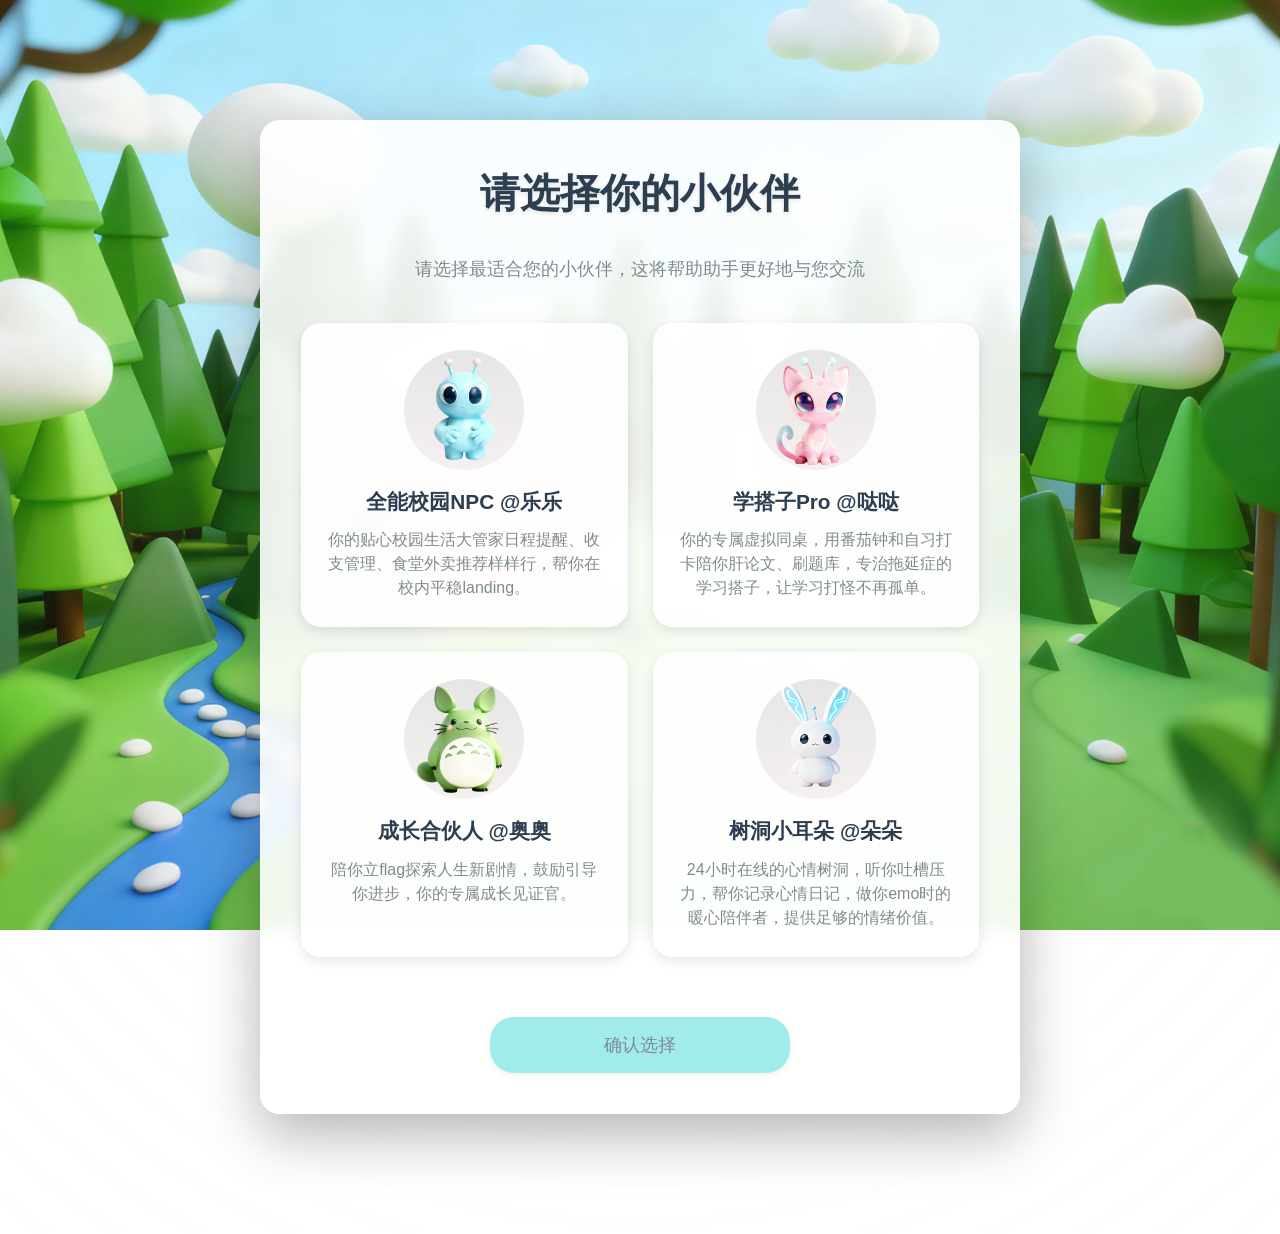
<file: companion/personality.html>
<!DOCTYPE html>
<html lang="zh-CN">
<head>
    <meta charset="UTF-8">
    <meta name="viewport" content="width=device-width, initial-scale=1.0">
    <title>小伴 - 请选择性格特质</title>
    <link rel="stylesheet" href="style.css">
    <style>
        /* 全局样式 */
        body {
            margin: 0;
            padding: 0;
            min-height: 100vh;
            font-family: -apple-system, BlinkMacSystemFont, 'Segoe UI', Roboto, 'Helvetica Neue', Arial, sans-serif;
            /* background: url('space-login-bg.svg') no-repeat center center fixed; */
            background: url('index.png') no-repeat center center fixed;
            background-size: cover;
            position: relative;
            overflow-x: hidden;
        }
        
        body::before {
            content: '';
            position: fixed;
            top: 50%;
            left: 50%;
            transform: translate(-50%, -50%);
            width: 100%;
            height: 100%;
            background: radial-gradient(circle at center, rgba(102, 126, 234, 0.1) 0%, transparent 70%);
            animation: gentleFloat 8s ease-in-out infinite;
            pointer-events: none;
            z-index: -1;
        }
        
        @keyframes gentleFloat {
            0%, 100% {
                transform: translate(-50%, -50%) scale(1);
                opacity: 0.3;
            }
            50% {
                transform: translate(-50%, -50%) scale(1.1);
                opacity: 0.5;
            }
        }
        
        /* 性格选择页面特有样式 */
        .personality-container {
            max-width: 800px;
            margin: 100px auto;
            padding: 40px;
            background: rgba(255, 255, 255, 0.9);
            border-radius: 20px;
            box-shadow: 0 20px 60px rgba(0, 0, 0, 0.3);
            backdrop-filter: blur(10px);
            -webkit-backdrop-filter: blur(10px);
            border: 1px solid rgba(255, 255, 255, 0.3);
            text-align: center;
            position: relative;
            z-index: 10;
        }

        .page-title {
            font-size: 2.5rem;
            color: #2c3e50;
            margin-bottom: 30px;
            font-weight: 600;
            text-shadow: 0 2px 4px rgba(0, 0, 0, 0.1);
        }

        .page-description {
            font-size: 1.1rem;
            color: #7f8c8d;
            margin-bottom: 40px;
        }

        /* 性格选择卡片容器 */
        .personality-cards {
            display: grid;
            grid-template-columns: repeat(2, 1fr);
            gap: 25px;
            margin-bottom: 40px;
        }

        /* 性格选择卡片样式 */
        .personality-card {
            background-color: rgba(255, 255, 255, 0.9);
            border-radius: 20px;
            padding: 25px;
            cursor: pointer;
            transition: all 0.3s ease;
            border: 2px solid transparent;
            box-shadow: 0 4px 12px rgba(0, 0, 0, 0.1);
            display: flex;
            flex-direction: column;
            align-items: center;
        }

        .personality-card:hover {
            transform: translateY(-5px);
            box-shadow: 0 8px 20px rgba(0, 0, 0, 0.15);
            border-color: #8BC6EC;
        }

        .personality-card.selected {
            border-color: #64DFDF;
            background-color: rgba(100, 223, 223, 0.1);
        }

        /* 性格图标容器 */
        .personality-icon {
            width: 120px;
            height: 120px;
            border-radius: 50%;
            margin-bottom: 15px;
            display: flex;
            align-items: center;
            justify-content: center;
            font-size: 3rem;
            color: white;
            position: relative;
        }

        /* 不同性格的图标背景色 */
        .life .personality-icon {
            background-image: url('choose1.png');
            background-size: contain;
            background-repeat: no-repeat;
            background-position: center;
        }

        .learn .personality-icon {
            /* background: linear-gradient(135deg, #9599E2 0%, #7474C1 100%); */
            background-image: url('choose2.png');
            background-size: contain;
            background-repeat: no-repeat;
            background-position: center;
        }

        .growth .personality-icon {
            /* background: linear-gradient(135deg, #8BC6EC 0%, #5E9DD4 100%); */
            background-image: url('choose3.png');
            background-size: contain;
            background-repeat: no-repeat;
            background-position: center;
        }

        .emotion .personality-icon {
            /* background: linear-gradient(135deg, #64DFDF 0%, #3DB8B8 100%); */
            background-image: url('choose4.png');
            background-size: contain;
            background-repeat: no-repeat;
            background-position: center;
        }

        /* 性格名称 */
        .personality-name {
            font-size: 1.3rem;
            font-weight: 600;
            color: #2c3e50;
            margin-bottom: 10px;
        }

        /* 性格描述 */
        .personality-description {
            font-size: 1rem;
            color: #7f8c8d;
            line-height: 1.5;
        }

        /* 确认按钮 */
        .confirm-btn {
            width: 100%;
            max-width: 300px;
            padding: 16px;
            font-size: 18px;
            font-weight: 500;
            border: none;
            border-radius: 24px;
            background-color: #64DFDF;
            color: #2c3e50;
            cursor: pointer;
            transition: all 0.3s ease;
            box-shadow: 0 2px 8px rgba(0, 0, 0, 0.1);
            margin-top: 20px;
        }

        .confirm-btn:hover:not(:disabled) {
            background-color: #53C8C8;
            transform: translateY(-1px);
            box-shadow: 0 4px 12px rgba(0, 0, 0, 0.15);
        }

        .confirm-btn:disabled {
            opacity: 0.6;
            cursor: not-allowed;
            transform: none;
        }

        /* 响应式调整 */
        @media (max-width: 768px) {
            .personality-container {
                width: 95%;
                padding: 30px 20px;
                margin-top: 100px;
                position: relative;
                top: 0;
                left: 0;
                transform: none;
            }
            
            .personality-cards {
                grid-template-columns: 1fr;
            }
            
            .page-title {
                font-size: 2rem;
            }
        }
    </style>

    <script>
        var _hmt = _hmt || [];
        (function() {
        var hm = document.createElement("script");
        hm.src = "https://hm.baidu.com/hm.js?ca9a14ff3761dffcce773abaf201998e";
        var s = document.getElementsByTagName("script")[0]; 
        s.parentNode.insertBefore(hm, s);
        })();
    </script>
</head>
<body>
    <div class="container">
        <div class="personality-container">
            <h1 class="page-title">请选择你的小伙伴</h1>
            <p class="page-description">请选择最适合您的小伙伴，这将帮助助手更好地与您交流</p>
            
            <div class="personality-cards">
                <!-- 外向性格 -->
                <div class="personality-card life" data-personality="life">
                    <div class="personality-icon">
                        <!-- 外星人图像通过CSS背景显示 -->
                    </div>
                    <div class="personality-name">全能校园NPC @乐乐</div>
                    <div class="personality-description">你的贴心校园生活大管家日程提醒、收支管理、食堂外卖推荐样样行，帮你在校内平稳landing。
</div>
                </div>
                
                <!-- 内向性格 -->
                <div class="personality-card learn" data-personality="learn">
                    <div class="personality-icon">
                        <!-- 🤔 -->
                    </div>
                    <div class="personality-name">学搭子Pro @哒哒</div>
                    <div class="personality-description">你的专属虚拟同桌，用番茄钟和自习打卡陪你肝论文、刷题库，专治拖延症的学习搭子，让学习打怪不再孤单。
</div>
                </div>
                
                <!-- 思考者性格 -->
                <div class="personality-card growth" data-personality="growth">
                    <div class="personality-icon">
                        <!-- 🧠 -->
                    </div>
                    <div class="personality-name">成长合伙人 @奥奥</div>
                    <div class="personality-description">陪你立flag探索人生新剧情，鼓励引导你进步，你的专属成长见证官。
</div>
                </div>
                
                <!-- 情感者性格 -->
                <div class="personality-card emotion" data-personality="emotion">
                    <div class="personality-icon">
                        <!-- ❤️ -->
                    </div>
                    <div class="personality-name">树洞小耳朵 @朵朵</div>
                    <div class="personality-description">24小时在线的心情树洞，听你吐槽压力，帮你记录心情日记，做你emo时的暖心陪伴者，提供足够的情绪价值。
</div>
                </div>
            </div>
            
            <div class="loading-indicator" id="loading-indicator" style="display: none;"></div>
            <div class="error-message" id="error-message"></div>
            <button id="confirm-btn" class="confirm-btn" disabled>确认选择</button>
        </div>
    </div>

    <script>
        // DOM元素初始化
        const personalityCards = document.querySelectorAll('.personality-card');
        const confirmBtn = document.getElementById('confirm-btn');
        const loadingIndicator = document.getElementById('loading-indicator');
        const errorMessage = document.getElementById('error-message');
        
        let selectedPersonality = null;
        
        // 性格卡片点击事件
        personalityCards.forEach(card => {
            card.addEventListener('click', function() {
                // 移除所有卡片的选中状态
                personalityCards.forEach(c => c.classList.remove('selected'));
                
                // 添加当前卡片的选中状态
                this.classList.add('selected');
                
                // 保存选中的性格特质
                selectedPersonality = this.getAttribute('data-personality');
                
                // 启用确认按钮
                confirmBtn.disabled = false;
                
                // 清除错误消息
                errorMessage.style.display = 'none';
            });
        });
        
        // 检测当前访问方式并选择合适的存储策略
        function getStorageStrategy() {
            // 始终使用localStorage存储，不再使用服务器存储
            return 'localStorage';
        }
        
        // 保存性格特质（智能选择存储方式）
        async function savePersonality(personality) {
            const strategy = getStorageStrategy();
            
            if (strategy === 'localStorage') {
                // 使用localStorage存储
                try {
                    localStorage.setItem('userPersonality', personality);
                    return true;
                } catch (error) {
                    console.error('保存性格特质到localStorage失败:', error);
                    showError('保存性格特质失败，请检查浏览器设置');
                    return false;
                }
            } else {
                // 使用服务器存储
                return await savePersonalityToServer(personality);
            }
        }
        
        // 获取完整的API基础URL
        function getApiBaseUrl() {
            const protocol = window.location.protocol;
            const host = window.location.hostname;
            const port = window.location.port || (protocol === 'https:' ? 443 : 8000);
            return `${protocol}//${host}:${port}`;
        }
        
        // 保存性格特质到服务器
        async function savePersonalityToServer(personality) {
            try {
                const apiBaseUrl = getApiBaseUrl();
                const response = await fetch(`${apiBaseUrl}/api/user/personality`, {
                    method: 'POST',
                    headers: {
                        'Content-Type': 'application/json'
                    },
                    body: JSON.stringify({ personality: personality }),
                    credentials: 'include' // 包含Cookie等凭证
                });
                
                // 检查响应是否为空
                const contentType = response.headers.get('content-type');
                if (!contentType || !contentType.includes('application/json')) {
                    throw new Error('服务器返回的不是有效的JSON数据');
                }
                
                const data = await response.json();
                if (response.ok && data.success) {
                    return true;
                } else {
                    throw new Error(data.error || '保存性格特质失败');
                }
            } catch (error) {
                console.error('保存性格特质到服务器出错:', error);
                // 提供更具体的错误信息
                let errorMsg = error.message;
                if (errorMsg === 'Failed to fetch') {
                    errorMsg = '无法连接到服务器，请确认服务器已启动并正在运行';
                }
                showError(errorMsg);
                return false;
            }
        }
        
        // 显示错误消息
        function showError(message) {
            errorMessage.textContent = message;
            errorMessage.style.display = 'block';
        }
        
        // 确认按钮点击事件
        confirmBtn.addEventListener('click', async function() {
            if (selectedPersonality) {
                // 显示加载状态
                loadingIndicator.style.display = 'block';
                confirmBtn.disabled = true;
                
                // 保存性格特质（智能选择存储方式）
                const success = await savePersonality(selectedPersonality);
                
                // 隐藏加载状态
                loadingIndicator.style.display = 'none';
                
                if (success) {
                    // 页面跳转到主页面
                    window.location.href = 'index.html';
                } else {
                    confirmBtn.disabled = false;
                }
            }
        });
    </script>
</body>
</html>
</file>
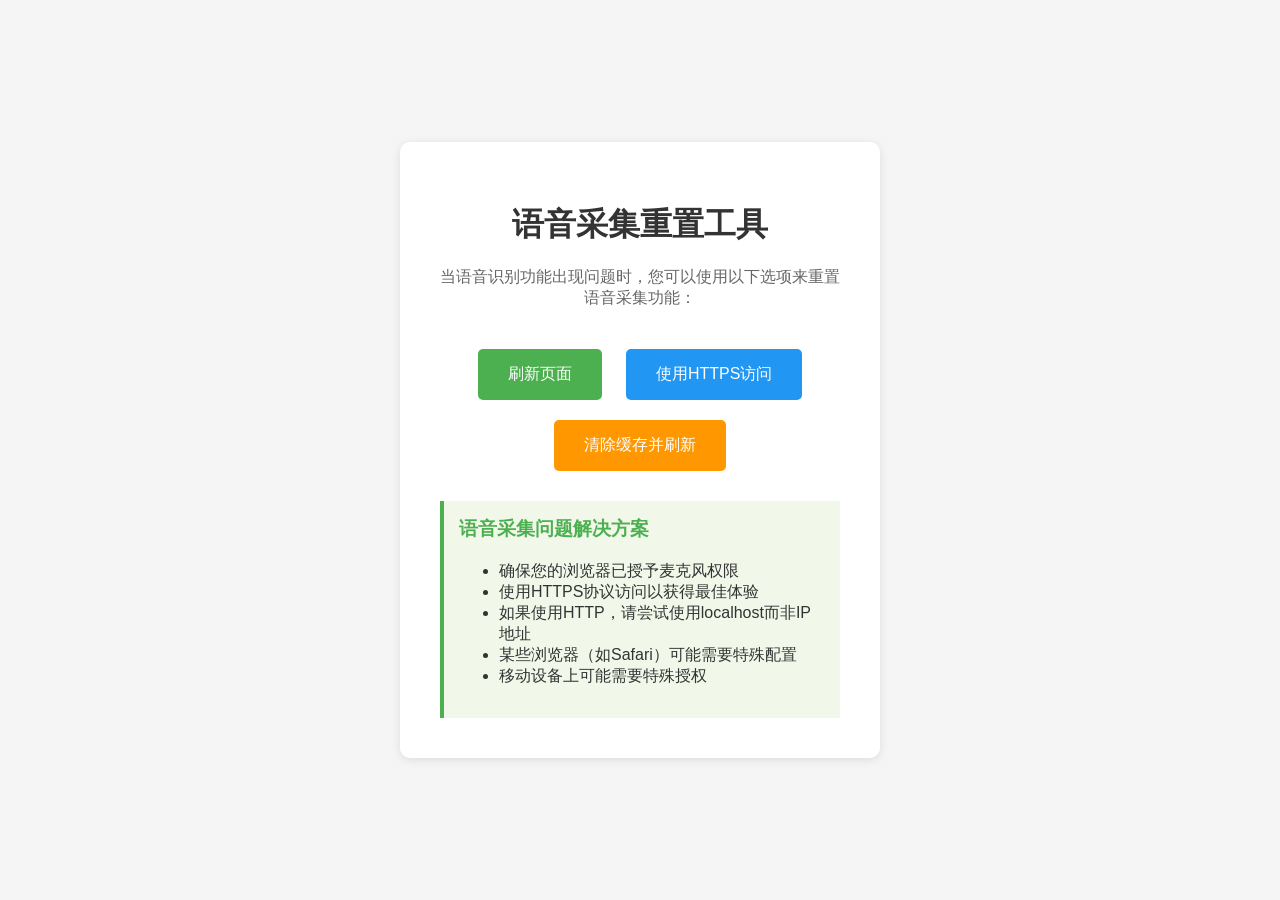
<file: companion/reset-voice.html>
<!DOCTYPE html>
<html lang="zh-CN">
<head>
    <meta charset="UTF-8">
    <meta name="viewport" content="width=device-width, initial-scale=1.0">
    <title>语音采集重置工具</title>
    <style>
        body {
            font-family: 'Microsoft YaHei', Arial, sans-serif;
            background-color: #f5f5f5;
            margin: 0;
            padding: 0;
            display: flex;
            justify-content: center;
            align-items: center;
            height: 100vh;
        }
        .container {
            background-color: white;
            padding: 40px;
            border-radius: 10px;
            box-shadow: 0 2px 10px rgba(0, 0, 0, 0.1);
            text-align: center;
            max-width: 400px;
            width: 100%;
        }
        h1 {
            color: #333;
            margin-bottom: 20px;
        }
        p {
            color: #666;
            margin-bottom: 30px;
        }
        button {
            background-color: #4CAF50;
            color: white;
            border: none;
            padding: 15px 30px;
            text-align: center;
            text-decoration: none;
            display: inline-block;
            font-size: 16px;
            margin: 10px;
            cursor: pointer;
            border-radius: 5px;
            transition: background-color 0.3s;
        }
        button:hover {
            background-color: #45a049;
        }
        .secondary {
            background-color: #2196F3;
        }
        .secondary:hover {
            background-color: #0b7dda;
        }
        .warning {
            background-color: #ff9800;
        }
        .warning:hover {
            background-color: #e68900;
        }
        .tips {
            margin-top: 20px;
            padding: 15px;
            background-color: #f1f8e9;
            border-left: 4px solid #4CAF50;
            text-align: left;
            color: #333;
        }
        .tips h3 {
            margin-top: 0;
            color: #4CAF50;
        }
    </style>
</head>
<body>
    <div class="container">
        <h1>语音采集重置工具</h1>
        <p>当语音识别功能出现问题时，您可以使用以下选项来重置语音采集功能：</p>
        
        <button onclick="window.location.href='index.html'">刷新页面</button>
        <button class="secondary" onclick="openInHttps()">使用HTTPS访问</button>
        <button class="warning" onclick="clearCacheAndReload()">清除缓存并刷新</button>
        
        <div class="tips">
            <h3>语音采集问题解决方案</h3>
            <ul>
                <li>确保您的浏览器已授予麦克风权限</li>
                <li>使用HTTPS协议访问以获得最佳体验</li>
                <li>如果使用HTTP，请尝试使用localhost而非IP地址</li>
                <li>某些浏览器（如Safari）可能需要特殊配置</li>
                <li>移动设备上可能需要特殊授权</li>
            </ul>
        </div>
    </div>

    <script>
        // 打开HTTPS版本
        function openInHttps() {
            const currentUrl = window.location.href;
            let httpsUrl;
            
            if (currentUrl.includes('http://')) {
                // 从HTTP切换到HTTPS
                httpsUrl = currentUrl.replace('http://', 'https://').replace(':8000', ':8443');
            } else if (currentUrl.includes('https://')) {
                // 已经是HTTPS，直接跳转到主页面
                httpsUrl = currentUrl.replace('reset-voice.html', 'index.html');
            } else {
                // 其他情况，使用默认HTTPS地址
                httpsUrl = 'https://localhost:8443/index.html';
            }
            
            window.location.href = httpsUrl;
        }
        
        // 清除缓存并刷新
        function clearCacheAndReload() {
            if (confirm('确定要清除浏览器缓存并刷新页面吗？这将重置所有语音识别设置。')) {
                // 尝试清除Service Worker缓存
                if ('caches' in window) {
                    caches.keys().then(function(names) {
                        for (let name of names) {
                            caches.delete(name);
                        }
                    });
                }
                
                // 强制刷新页面
                window.location.reload(true);
            }
        }
        
        // 检测当前环境
        function checkEnvironment() {
            const isHttps = window.location.protocol === 'https:';
            const isLocalhost = window.location.hostname === 'localhost' || window.location.hostname === '127.0.0.1';
            
            console.log('当前环境:');
            console.log('- 协议:', isHttps ? 'HTTPS (推荐)' : 'HTTP (可能有限制)');
            console.log('- 主机:', isLocalhost ? 'localhost (推荐)' : 'IP地址 (可能有限制)');
            
            // 如果不是HTTPS且不是localhost，提示用户
            if (!isHttps && !isLocalhost) {
                console.warn('警告: 您当前使用的是HTTP协议和非localhost地址，这可能导致语音识别功能受限。');
            }
        }
        
        // 页面加载时检查环境
        window.onload = checkEnvironment;
    </script>
</body>
</html>
</file>
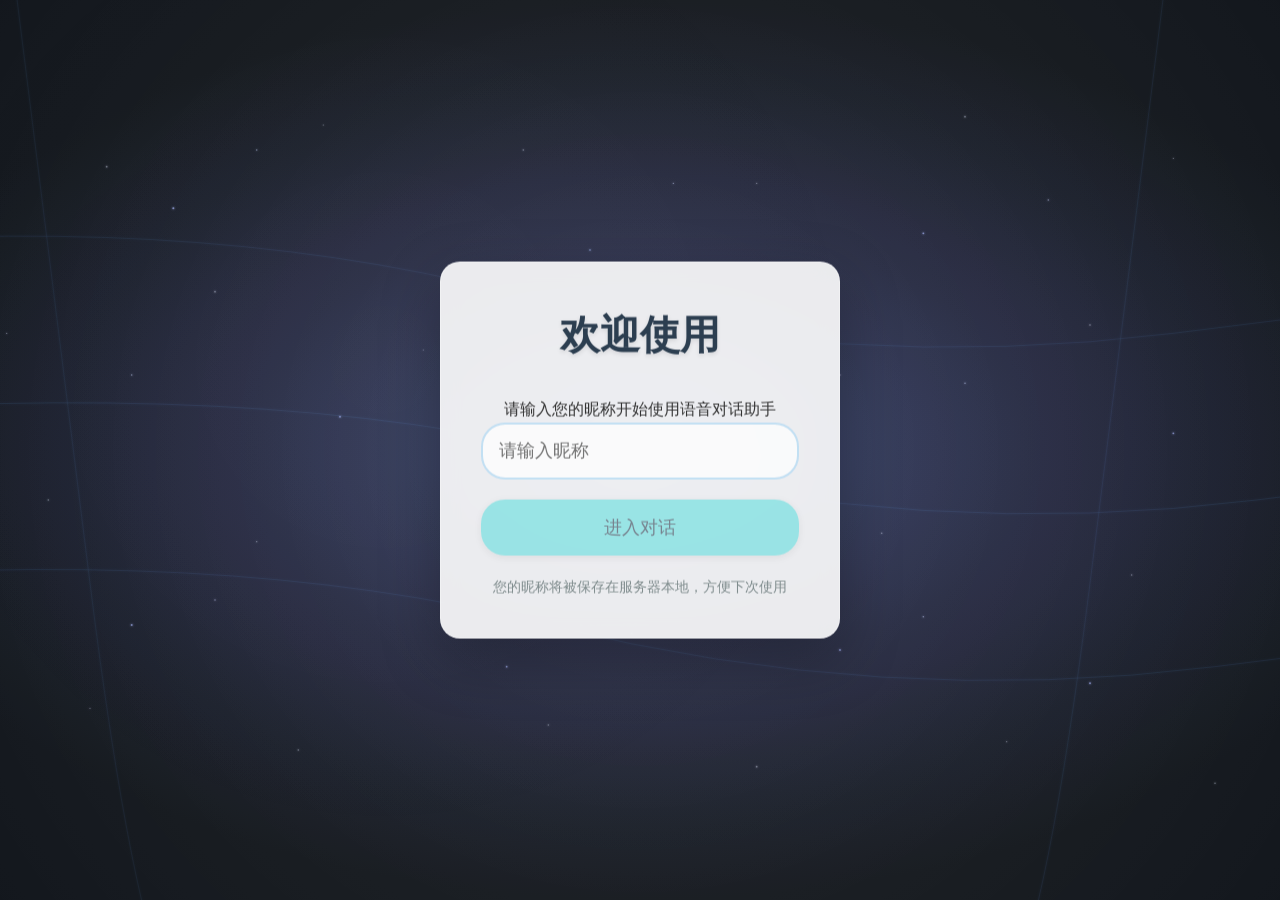
<file: companion_背景渐变调整/login.html>
<!DOCTYPE html>
<html lang="zh-CN">
<head>
    <meta charset="UTF-8">
    <meta name="viewport" content="width=device-width, initial-scale=1.0">
    <title>小伴 - 首页</title>
    <link rel="stylesheet" href="style.css">
    <style>
        /* 登录页面特有背景 */
        body {
            background-image: url('space-login-bg.svg');
            background-size: cover;
            background-position: center;
            background-repeat: no-repeat;
            background-attachment: fixed;
            position: relative;
            overflow: hidden;
        }

        /* 添加微妙的动画效果 */
        body::before {
            content: '';
            position: fixed;
            top: 0;
            left: 0;
            width: 100%;
            height: 100%;
            background: radial-gradient(circle at 30% 40%, rgba(255, 255, 255, 0.05) 0%, transparent 50%);
            animation: gentleFloat 6s ease-in-out infinite;
            z-index: 0;
            pointer-events: none;
        }

        @keyframes gentleFloat {
            0%, 100% { opacity: 0.3; transform: translate(0, 0); }
            50% { opacity: 0.5; transform: translate(20px, -20px); }
        }

        /* 登录页面特有样式 */
        .login-container {
            max-width: 500px;
            margin: 0 auto;
            padding: 40px;
            background-color: rgba(255, 255, 255, 0.9);
            border-radius: 20px;
            box-shadow: 0 20px 60px rgba(0, 0, 0, 0.3);
            backdrop-filter: blur(10px);
            -webkit-backdrop-filter: blur(10px);
            border: 1px solid rgba(255, 255, 255, 0.3);
            text-align: center;
            position: absolute;
            top: 50%;
            left: 50%;
            transform: translate(-50%, -50%);
            z-index: 10;
        }

        .login-title {
            font-size: 2.5rem;
            color: #2c3e50;
            margin-bottom: 30px;
            font-weight: 600;
            text-shadow: 0 2px 4px rgba(0, 0, 0, 0.1);
        }

        .nickname-input {
            width: 100%;
            padding: 16px;
            font-size: 18px;
            border: 2px solid rgba(139, 198, 236, 0.5);
            border-radius: 24px;
            margin-bottom: 20px;
            outline: none;
            transition: all 0.3s ease;
            background-color: rgba(255, 255, 255, 0.7);
            box-sizing: border-box;
        }

        .nickname-input:focus {
            border-color: #8BC6EC;
            background-color: rgba(255, 255, 255, 0.9);
            box-shadow: 0 2px 8px rgba(139, 198, 236, 0.3);
        }

        .login-btn {
            width: 100%;
            padding: 16px;
            font-size: 18px;
            font-weight: 500;
            border: none;
            border-radius: 24px;
            background-color: #64DFDF;
            color: #2c3e50;
            cursor: pointer;
            transition: all 0.3s ease;
            box-shadow: 0 2px 8px rgba(0, 0, 0, 0.1);
        }

        .login-btn:hover {
            background-color: #53C8C8;
            transform: translateY(-1px);
            box-shadow: 0 4px 12px rgba(0, 0, 0, 0.15);
        }

        .login-btn:disabled {
            opacity: 0.6;
            cursor: not-allowed;
            transform: none;
        }

        .login-footer {
            margin-top: 20px;
            color: #7f8c8d;
            font-size: 14px;
        }

        /* 错误消息样式 */
        .error-message {
            color: #e74c3c;
            font-size: 14px;
            margin-top: 10px;
            display: none;
        }

        /* 加载指示器 */
        .loading-indicator {
            display: none;
            margin: 10px auto;
            width: 20px;
            height: 20px;
            border: 2px solid #f3f3f3;
            border-top: 2px solid #64DFDF;
            border-radius: 50%;
            animation: spin 1s linear infinite;
        }

        @keyframes spin {
            0% { transform: rotate(0deg); }
            100% { transform: rotate(360deg); }
        }

        /* 响应式调整 */
        @media (max-width: 600px) {
            .login-container {
                width: 90%;
                padding: 30px 20px;
            }
            
            .login-title {
                font-size: 2rem;
            }
        }
    </style>
    <script>
        var _hmt = _hmt || [];
        (function() {
        var hm = document.createElement("script");
        hm.src = "https://hm.baidu.com/hm.js?ca9a14ff3761dffcce773abaf201998e";
        var s = document.getElementsByTagName("script")[0]; 
        s.parentNode.insertBefore(hm, s);
        })();
    </script>
</head>
<body>
    <div class="container">
        <div class="login-container">
            <h1 class="login-title">欢迎使用</h1>
            <p>请输入您的昵称开始使用语音对话助手</p>
            
            <input type="text" id="nickname-input" class="nickname-input" placeholder="请输入昵称" autocomplete="off">
            <div class="loading-indicator" id="loading-indicator"></div>
            <div class="error-message" id="error-message"></div>
            <button id="login-btn" class="login-btn" disabled>进入对话</button>
            
            <div class="login-footer">
                <p>您的昵称将被保存在服务器本地，方便下次使用</p>
            </div>
        </div>
    </div>

    <script>
        // DOM元素初始化
        const nicknameInput = document.getElementById('nickname-input');
        const loginBtn = document.getElementById('login-btn');
        const loadingIndicator = document.getElementById('loading-indicator');
        const errorMessage = document.getElementById('error-message');

        // 检查输入框内容，启用/禁用登录按钮
        nicknameInput.addEventListener('input', function() {
            loginBtn.disabled = this.value.trim() === '';
            errorMessage.style.display = 'none'; // 清除错误消息
        });

        // 检测当前访问方式并选择合适的存储策略
        function getStorageStrategy() {
            // 始终使用localStorage存储，不再使用服务器存储
            return 'localStorage';
        }

        // 保存昵称（智能选择存储方式）
        async function saveNickname(nickname) {
            const strategy = getStorageStrategy();
            
            if (strategy === 'localStorage') {
                // 使用localStorage存储
                try {
                    localStorage.setItem('userNickname', nickname);
                    return true;
                } catch (error) {
                    console.error('保存昵称到localStorage失败:', error);
                    showError('保存昵称失败，请检查浏览器设置');
                    return false;
                }
            } else {
                // 使用服务器存储
                return await saveNicknameToServer(nickname);
            }
        }

        // 获取昵称（智能选择存储方式）
        async function getNickname() {
            const strategy = getStorageStrategy();
            
            if (strategy === 'localStorage') {
                // 从localStorage获取
                try {
                    return localStorage.getItem('userNickname') || '';
                } catch (error) {
                    console.error('从localStorage获取昵称失败:', error);
                    return '';
                }
            } else {
                // 从服务器获取
                return await getNicknameFromServer();
            }
        }

        // 获取完整的API基础URL
        function getApiBaseUrl() {
            const protocol = window.location.protocol;
            const host = window.location.hostname;
            const port = window.location.port || (protocol === 'https:' ? 443 : 8000);
            return `${protocol}//${host}:${port}`;
        }

        // 保存昵称到服务器
        async function saveNicknameToServer(nickname) {
            try {
                const apiBaseUrl = getApiBaseUrl();
                const response = await fetch(`${apiBaseUrl}/api/user/nickname`, {
                    method: 'POST',
                    headers: {
                        'Content-Type': 'application/json'
                    },
                    body: JSON.stringify({ nickname: nickname }),
                    credentials: 'include' // 包含Cookie等凭证
                });
                
                // 检查响应是否为空
                const contentType = response.headers.get('content-type');
                if (!contentType || !contentType.includes('application/json')) {
                    throw new Error('服务器返回的不是有效的JSON数据');
                }
                
                const data = await response.json();
                if (response.ok && data.success) {
                    return true;
                } else {
                    throw new Error(data.error || '保存昵称失败');
                }
            } catch (error) {
                console.error('保存昵称到服务器出错:', error);
                // 提供更具体的错误信息
                let errorMsg = error.message;
                if (errorMsg === 'Failed to fetch') {
                    errorMsg = '无法连接到服务器，请确认服务器已启动并正在运行';
                }
                showError(errorMsg);
                return false;
            }
        }

        // 从服务器获取昵称
        async function getNicknameFromServer() {
            try {
                const apiBaseUrl = getApiBaseUrl();
                const response = await fetch(`${apiBaseUrl}/api/user/nickname`, {
                    credentials: 'include'
                });
                
                const contentType = response.headers.get('content-type');
                if (!contentType || !contentType.includes('application/json')) {
                    return '';
                }
                
                const data = await response.json();
                return data.nickname || '';
            } catch (error) {
                console.error('从服务器获取昵称出错:', error);
                // 静默失败，不显示错误消息
                return '';
            }
        }

        // 显示错误消息
        function showError(message) {
            errorMessage.textContent = message;
            errorMessage.style.display = 'block';
        }

        // 登录按钮点击事件
        loginBtn.addEventListener('click', async function() {
            const nickname = nicknameInput.value.trim();
            if (nickname) {
                // 显示加载状态
                loadingIndicator.style.display = 'block';
                loginBtn.disabled = true;
                
                // 保存昵称（智能选择存储方式）
                const success = await saveNickname(nickname);
                
                // 隐藏加载状态
                loadingIndicator.style.display = 'none';
                
                if (success) {
                    // 页面跳转到性格特质选择页面
                window.location.href = 'personality.html';
                } else {
                    loginBtn.disabled = false;
                }
            }
        });

        // 监听回车键
        nicknameInput.addEventListener('keypress', function(event) {
            if (event.key === 'Enter' && !loginBtn.disabled) {
                loginBtn.click();
            }
        });

        // 页面加载时检查是否已有保存的昵称
        window.addEventListener('load', async function() {
            // 智能选择存储方式获取昵称
            const savedNickname = await getNickname();
            if (savedNickname) {
                nicknameInput.value = savedNickname;
                loginBtn.disabled = false;
            }
        });
    </script>
</body>
</html>
</file>
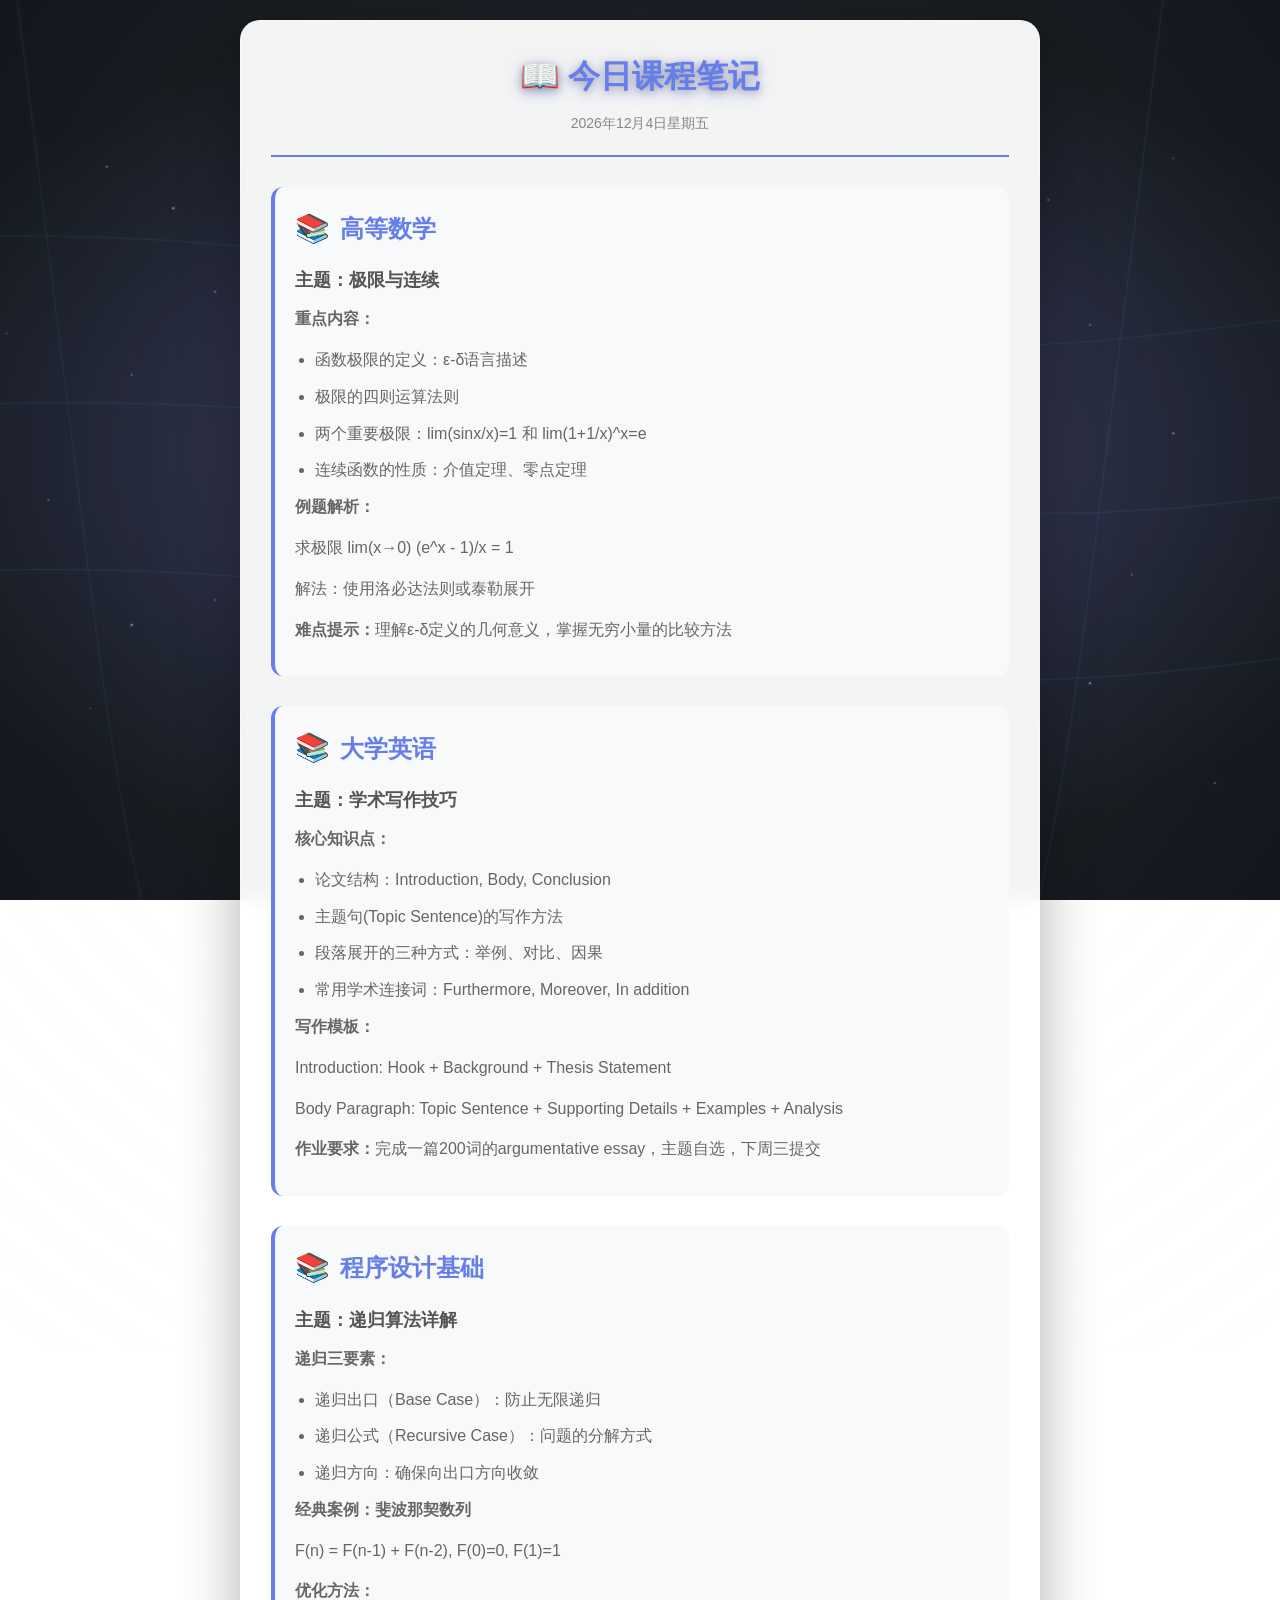
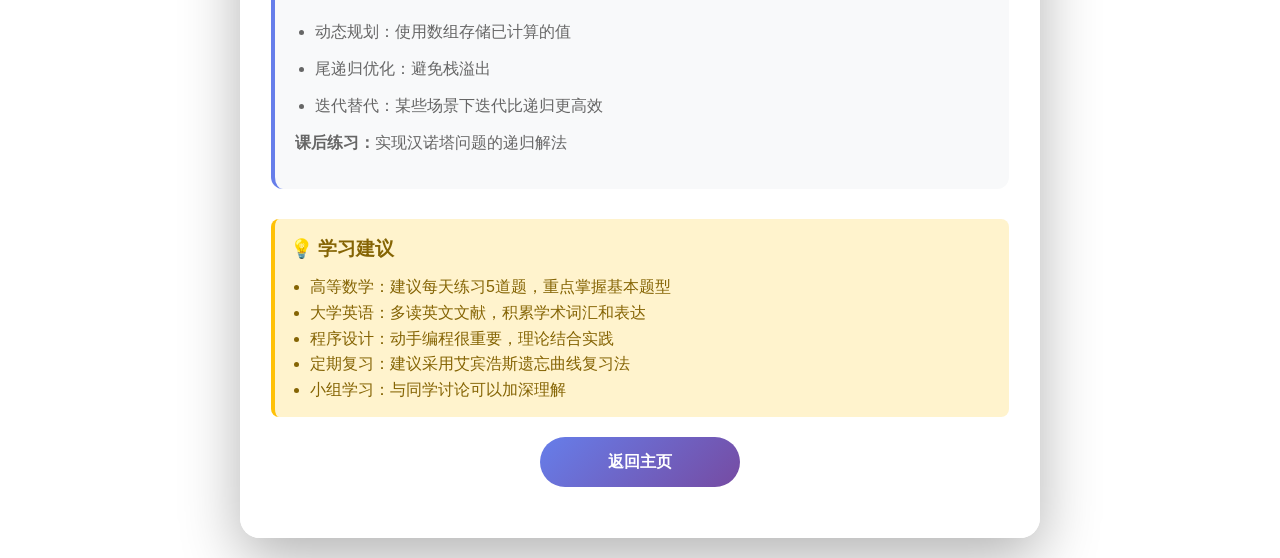
<file: companion_背景渐变调整/notes.html>
<!DOCTYPE html>
<html lang="zh-CN">
<head>
    <meta charset="UTF-8">
    <meta name="viewport" content="width=device-width, initial-scale=1.0">
    <title>课程笔记详情</title>
    <link rel="stylesheet" href="style.css">
    <style>
        body {
            padding: 20px;
            background: url('space-login-bg.svg') no-repeat center center fixed;
            background-size: cover;
            min-height: 100vh;
            position: relative;
            overflow-x: hidden;
        }

        /* 笔记页面特有背景效果 */
        body::before {
            content: '';
            position: fixed;
            top: 50%;
            left: 50%;
            transform: translate(-50%, -50%);
            width: 100%;
            height: 100%;
            background: radial-gradient(circle at center, rgba(118, 75, 162, 0.1) 0%, transparent 70%);
            animation: gentleFloat 6s ease-in-out infinite;
            pointer-events: none;
            z-index: -1;
        }
        
        @keyframes gentleFloat {
            0%, 100% {
                transform: translate(-50%, -50%) scale(1);
                opacity: 0.3;
            }
            50% {
                transform: translate(-50%, -50%) scale(1.1);
                opacity: 0.5;
            }
        }
        .notes-container {
            max-width: 800px;
            margin: 0 auto;
            background: rgba(255, 255, 255, 0.95);
            border-radius: 20px;
            padding: 30px;
            box-shadow: 0 20px 60px rgba(0, 0, 0, 0.3);
            backdrop-filter: blur(10px);
            -webkit-backdrop-filter: blur(10px);
            border: 1px solid rgba(255, 255, 255, 0.3);
            position: relative;
            z-index: 10;
        }
        .notes-header {
            text-align: center;
            margin-bottom: 30px;
            padding-bottom: 20px;
            border-bottom: 2px solid #667eea;
        }
        .notes-header h1 {
            color: #667eea;
            font-size: 32px;
            margin-bottom: 10px;
        }
        .notes-header .date {
            color: #888;
            font-size: 14px;
        }
        .note-section {
            margin-bottom: 30px;
            padding: 20px;
            background: #f8f9fa;
            border-radius: 12px;
            border-left: 4px solid #667eea;
        }
        .note-section h2 {
            color: #667eea;
            font-size: 24px;
            margin-bottom: 15px;
            display: flex;
            align-items: center;
        }
        .note-section h2::before {
            content: '📚';
            margin-right: 10px;
            font-size: 28px;
        }
        .note-section h3 {
            color: #555;
            font-size: 18px;
            margin: 15px 0 10px 0;
            font-weight: 600;
        }
        .note-section p {
            color: #666;
            line-height: 1.8;
            margin-bottom: 12px;
        }
        .note-section ul {
            margin-left: 20px;
            color: #666;
            line-height: 1.8;
        }
        .note-section ul li {
            margin-bottom: 8px;
        }
        .back-button {
            display: inline-block;
            margin: 20px auto;
            padding: 12px 30px;
            background: linear-gradient(135deg, #667eea 0%, #764ba2 100%);
            color: white;
            text-decoration: none;
            border-radius: 25px;
            font-weight: 600;
            text-align: center;
            transition: transform 0.2s;
            display: block;
            max-width: 200px;
        }
        .back-button:hover {
            transform: translateY(-2px);
            box-shadow: 0 5px 15px rgba(102, 126, 234, 0.4);
        }
        .tips {
            background: #fff3cd;
            border-left: 4px solid #ffc107;
            padding: 15px;
            border-radius: 8px;
            margin-top: 20px;
        }
        .tips h3 {
            color: #856404;
            margin-bottom: 10px;
        }
        .tips ul {
            margin-left: 20px;
            color: #856404;
        }
    </style>
</head>
<body>
    <div class="notes-container">
        <div class="notes-header">
            <h1>📖 今日课程笔记</h1>
            <div class="date" id="current-date"></div>
        </div>

        <div class="note-section">
            <h2>高等数学</h2>
            <h3>主题：极限与连续</h3>
            <p><strong>重点内容：</strong></p>
            <ul>
                <li>函数极限的定义：ε-δ语言描述</li>
                <li>极限的四则运算法则</li>
                <li>两个重要极限：lim(sinx/x)=1 和 lim(1+1/x)^x=e</li>
                <li>连续函数的性质：介值定理、零点定理</li>
            </ul>
            <p><strong>例题解析：</strong></p>
            <p>求极限 lim(x→0) (e^x - 1)/x = 1</p>
            <p>解法：使用洛必达法则或泰勒展开</p>
            <p><strong>难点提示：</strong>理解ε-δ定义的几何意义，掌握无穷小量的比较方法</p>
        </div>

        <div class="note-section">
            <h2>大学英语</h2>
            <h3>主题：学术写作技巧</h3>
            <p><strong>核心知识点：</strong></p>
            <ul>
                <li>论文结构：Introduction, Body, Conclusion</li>
                <li>主题句(Topic Sentence)的写作方法</li>
                <li>段落展开的三种方式：举例、对比、因果</li>
                <li>常用学术连接词：Furthermore, Moreover, In addition</li>
            </ul>
            <p><strong>写作模板：</strong></p>
            <p>Introduction: Hook + Background + Thesis Statement</p>
            <p>Body Paragraph: Topic Sentence + Supporting Details + Examples + Analysis</p>
            <p><strong>作业要求：</strong>完成一篇200词的argumentative essay，主题自选，下周三提交</p>
        </div>

        <div class="note-section">
            <h2>程序设计基础</h2>
            <h3>主题：递归算法详解</h3>
            <p><strong>递归三要素：</strong></p>
            <ul>
                <li>递归出口（Base Case）：防止无限递归</li>
                <li>递归公式（Recursive Case）：问题的分解方式</li>
                <li>递归方向：确保向出口方向收敛</li>
            </ul>
            <p><strong>经典案例：斐波那契数列</strong></p>
            <p>F(n) = F(n-1) + F(n-2), F(0)=0, F(1)=1</p>
            <p><strong>优化方法：</strong></p>
            <ul>
                <li>动态规划：使用数组存储已计算的值</li>
                <li>尾递归优化：避免栈溢出</li>
                <li>迭代替代：某些场景下迭代比递归更高效</li>
            </ul>
            <p><strong>课后练习：</strong>实现汉诺塔问题的递归解法</p>
        </div>

        <div class="tips">
            <h3>💡 学习建议</h3>
            <ul>
                <li>高等数学：建议每天练习5道题，重点掌握基本题型</li>
                <li>大学英语：多读英文文献，积累学术词汇和表达</li>
                <li>程序设计：动手编程很重要，理论结合实践</li>
                <li>定期复习：建议采用艾宾浩斯遗忘曲线复习法</li>
                <li>小组学习：与同学讨论可以加深理解</li>
            </ul>
        </div>

        <a href="index.html" class="back-button">返回主页</a>
    </div>

    <script>
        // 显示当前日期
        const dateElement = document.getElementById('current-date');
        const now = new Date();
        const options = { year: 'numeric', month: 'long', day: 'numeric', weekday: 'long' };
        dateElement.textContent = now.toLocaleDateString('zh-CN', options);
    </script>
</body>
</html>
</file>
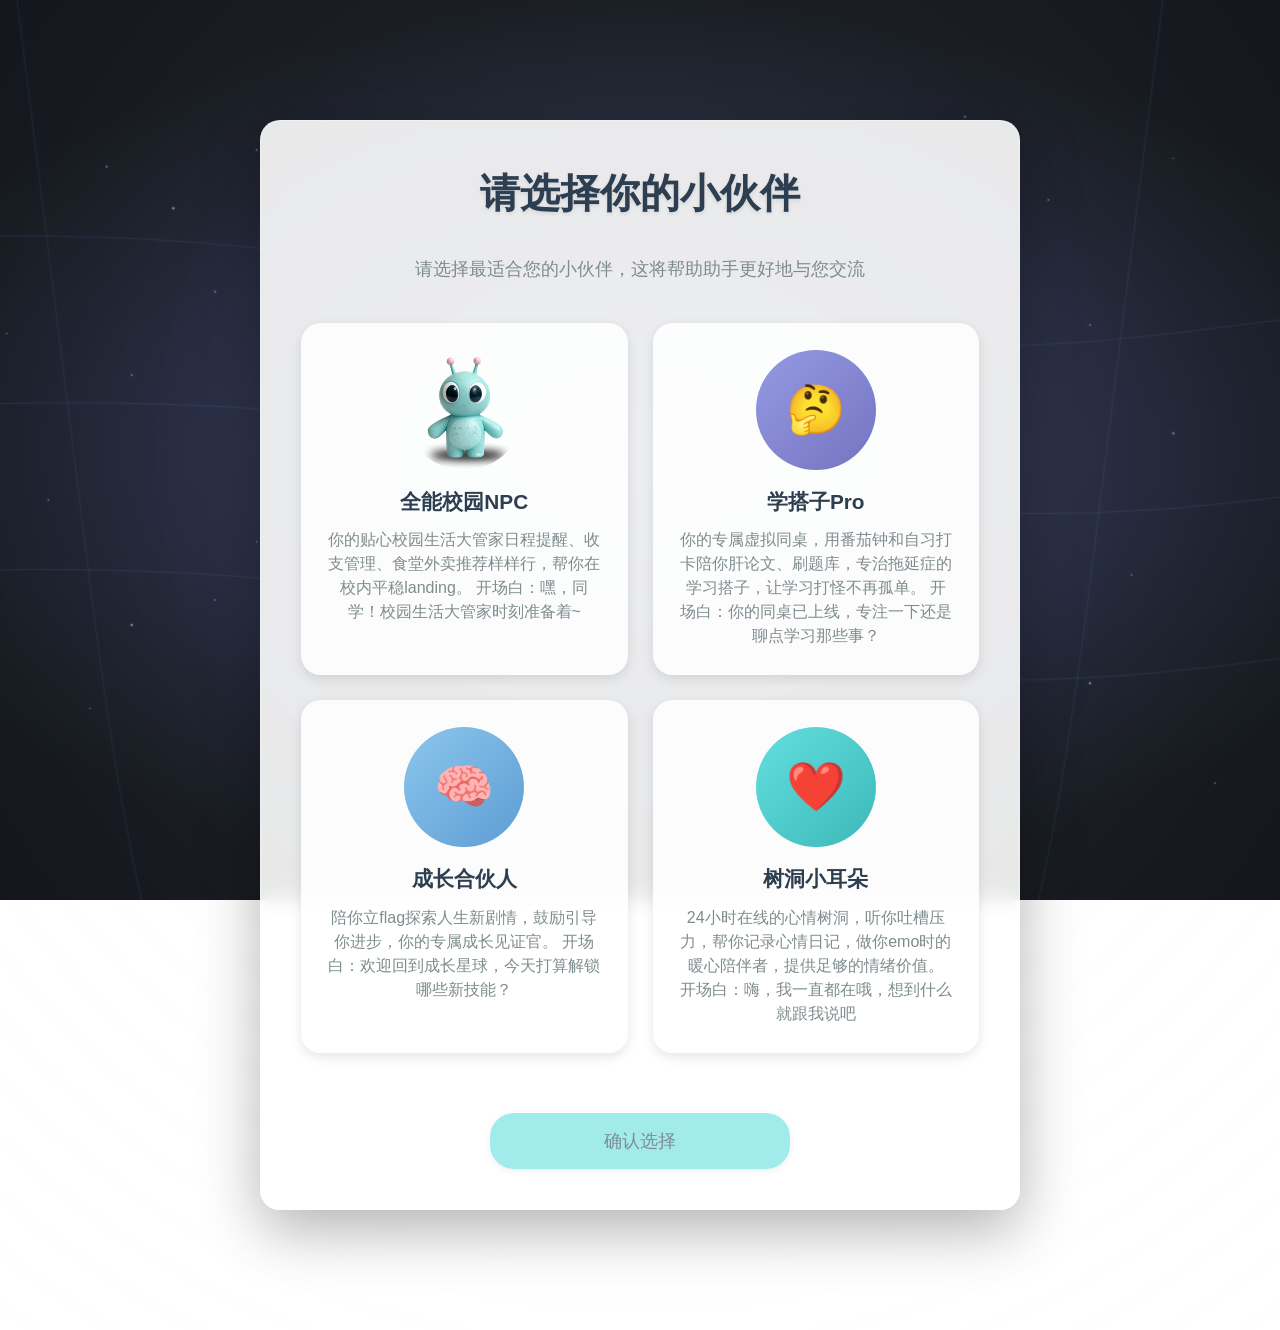
<file: companion_背景渐变调整/personality.html>
<!DOCTYPE html>
<html lang="zh-CN">
<head>
    <meta charset="UTF-8">
    <meta name="viewport" content="width=device-width, initial-scale=1.0">
    <title>小伴 - 请选择性格特质</title>
    <link rel="stylesheet" href="style.css">
    <style>
        /* 全局样式 */
        body {
            margin: 0;
            padding: 0;
            min-height: 100vh;
            font-family: -apple-system, BlinkMacSystemFont, 'Segoe UI', Roboto, 'Helvetica Neue', Arial, sans-serif;
            background: url('space-login-bg.svg') no-repeat center center fixed;
            background-size: cover;
            position: relative;
            overflow-x: hidden;
        }
        
        body::before {
            content: '';
            position: fixed;
            top: 50%;
            left: 50%;
            transform: translate(-50%, -50%);
            width: 100%;
            height: 100%;
            background: radial-gradient(circle at center, rgba(102, 126, 234, 0.1) 0%, transparent 70%);
            animation: gentleFloat 8s ease-in-out infinite;
            pointer-events: none;
            z-index: -1;
        }
        
        @keyframes gentleFloat {
            0%, 100% {
                transform: translate(-50%, -50%) scale(1);
                opacity: 0.3;
            }
            50% {
                transform: translate(-50%, -50%) scale(1.1);
                opacity: 0.5;
            }
        }
        
        /* 性格选择页面特有样式 */
        .personality-container {
            max-width: 800px;
            margin: 100px auto;
            padding: 40px;
            background: rgba(255, 255, 255, 0.9);
            border-radius: 20px;
            box-shadow: 0 20px 60px rgba(0, 0, 0, 0.3);
            backdrop-filter: blur(10px);
            -webkit-backdrop-filter: blur(10px);
            border: 1px solid rgba(255, 255, 255, 0.3);
            text-align: center;
            position: relative;
            z-index: 10;
        }

        .page-title {
            font-size: 2.5rem;
            color: #2c3e50;
            margin-bottom: 30px;
            font-weight: 600;
            text-shadow: 0 2px 4px rgba(0, 0, 0, 0.1);
        }

        .page-description {
            font-size: 1.1rem;
            color: #7f8c8d;
            margin-bottom: 40px;
        }

        /* 性格选择卡片容器 */
        .personality-cards {
            display: grid;
            grid-template-columns: repeat(2, 1fr);
            gap: 25px;
            margin-bottom: 40px;
        }

        /* 性格选择卡片样式 */
        .personality-card {
            background-color: rgba(255, 255, 255, 0.9);
            border-radius: 20px;
            padding: 25px;
            cursor: pointer;
            transition: all 0.3s ease;
            border: 2px solid transparent;
            box-shadow: 0 4px 12px rgba(0, 0, 0, 0.1);
            display: flex;
            flex-direction: column;
            align-items: center;
        }

        .personality-card:hover {
            transform: translateY(-5px);
            box-shadow: 0 8px 20px rgba(0, 0, 0, 0.15);
            border-color: #8BC6EC;
        }

        .personality-card.selected {
            border-color: #64DFDF;
            background-color: rgba(100, 223, 223, 0.1);
        }

        /* 性格图标容器 */
        .personality-icon {
            width: 120px;
            height: 120px;
            border-radius: 50%;
            margin-bottom: 15px;
            display: flex;
            align-items: center;
            justify-content: center;
            font-size: 3rem;
            color: white;
            position: relative;
        }

        /* 不同性格的图标背景色 */
        .life .personality-icon {
            background-image: url('life.png');
            background-size: contain;
            background-repeat: no-repeat;
            background-position: center;
        }

        .learn .personality-icon {
            background: linear-gradient(135deg, #9599E2 0%, #7474C1 100%);
        }

        .growth .personality-icon {
            background: linear-gradient(135deg, #8BC6EC 0%, #5E9DD4 100%);
        }

        .emotion .personality-icon {
            background: linear-gradient(135deg, #64DFDF 0%, #3DB8B8 100%);
        }

        /* 性格名称 */
        .personality-name {
            font-size: 1.3rem;
            font-weight: 600;
            color: #2c3e50;
            margin-bottom: 10px;
        }

        /* 性格描述 */
        .personality-description {
            font-size: 1rem;
            color: #7f8c8d;
            line-height: 1.5;
        }

        /* 确认按钮 */
        .confirm-btn {
            width: 100%;
            max-width: 300px;
            padding: 16px;
            font-size: 18px;
            font-weight: 500;
            border: none;
            border-radius: 24px;
            background-color: #64DFDF;
            color: #2c3e50;
            cursor: pointer;
            transition: all 0.3s ease;
            box-shadow: 0 2px 8px rgba(0, 0, 0, 0.1);
            margin-top: 20px;
        }

        .confirm-btn:hover:not(:disabled) {
            background-color: #53C8C8;
            transform: translateY(-1px);
            box-shadow: 0 4px 12px rgba(0, 0, 0, 0.15);
        }

        .confirm-btn:disabled {
            opacity: 0.6;
            cursor: not-allowed;
            transform: none;
        }

        /* 响应式调整 */
        @media (max-width: 768px) {
            .personality-container {
                width: 95%;
                padding: 30px 20px;
                margin-top: 100px;
                position: relative;
                top: 0;
                left: 0;
                transform: none;
            }
            
            .personality-cards {
                grid-template-columns: 1fr;
            }
            
            .page-title {
                font-size: 2rem;
            }
        }
    </style>

    <script>
        var _hmt = _hmt || [];
        (function() {
        var hm = document.createElement("script");
        hm.src = "https://hm.baidu.com/hm.js?ca9a14ff3761dffcce773abaf201998e";
        var s = document.getElementsByTagName("script")[0]; 
        s.parentNode.insertBefore(hm, s);
        })();
    </script>
</head>
<body>
    <div class="container">
        <div class="personality-container">
            <h1 class="page-title">请选择你的小伙伴</h1>
            <p class="page-description">请选择最适合您的小伙伴，这将帮助助手更好地与您交流</p>
            
            <div class="personality-cards">
                <!-- 外向性格 -->
                <div class="personality-card life" data-personality="life">
                    <div class="personality-icon">
                        <!-- 外星人图像通过CSS背景显示 -->
                    </div>
                    <div class="personality-name">全能校园NPC</div>
                    <div class="personality-description">你的贴心校园生活大管家日程提醒、收支管理、食堂外卖推荐样样行，帮你在校内平稳landing。
开场白：嘿，同学！校园生活大管家时刻准备着~</div>
                </div>
                
                <!-- 内向性格 -->
                <div class="personality-card learn" data-personality="learn">
                    <div class="personality-icon">
                        🤔
                    </div>
                    <div class="personality-name">学搭子Pro</div>
                    <div class="personality-description">你的专属虚拟同桌，用番茄钟和自习打卡陪你肝论文、刷题库，专治拖延症的学习搭子，让学习打怪不再孤单。
开场白：你的同桌已上线，专注一下还是聊点学习那些事？</div>
                </div>
                
                <!-- 思考者性格 -->
                <div class="personality-card growth" data-personality="growth">
                    <div class="personality-icon">
                        🧠
                    </div>
                    <div class="personality-name">成长合伙人</div>
                    <div class="personality-description">陪你立flag探索人生新剧情，鼓励引导你进步，你的专属成长见证官。
开场白：欢迎回到成长星球，今天打算解锁哪些新技能？</div>
                </div>
                
                <!-- 情感者性格 -->
                <div class="personality-card emotion" data-personality="emotion">
                    <div class="personality-icon">
                        ❤️
                    </div>
                    <div class="personality-name">树洞小耳朵</div>
                    <div class="personality-description">24小时在线的心情树洞，听你吐槽压力，帮你记录心情日记，做你emo时的暖心陪伴者，提供足够的情绪价值。
开场白：嗨，我一直都在哦，想到什么就跟我说吧</div>
                </div>
            </div>
            
            <div class="loading-indicator" id="loading-indicator" style="display: none;"></div>
            <div class="error-message" id="error-message"></div>
            <button id="confirm-btn" class="confirm-btn" disabled>确认选择</button>
        </div>
    </div>

    <script>
        // DOM元素初始化
        const personalityCards = document.querySelectorAll('.personality-card');
        const confirmBtn = document.getElementById('confirm-btn');
        const loadingIndicator = document.getElementById('loading-indicator');
        const errorMessage = document.getElementById('error-message');
        
        let selectedPersonality = null;
        
        // 性格卡片点击事件
        personalityCards.forEach(card => {
            card.addEventListener('click', function() {
                // 移除所有卡片的选中状态
                personalityCards.forEach(c => c.classList.remove('selected'));
                
                // 添加当前卡片的选中状态
                this.classList.add('selected');
                
                // 保存选中的性格特质
                selectedPersonality = this.getAttribute('data-personality');
                
                // 启用确认按钮
                confirmBtn.disabled = false;
                
                // 清除错误消息
                errorMessage.style.display = 'none';
            });
        });
        
        // 检测当前访问方式并选择合适的存储策略
        function getStorageStrategy() {
            // 始终使用localStorage存储，不再使用服务器存储
            return 'localStorage';
        }
        
        // 保存性格特质（智能选择存储方式）
        async function savePersonality(personality) {
            const strategy = getStorageStrategy();
            
            if (strategy === 'localStorage') {
                // 使用localStorage存储
                try {
                    localStorage.setItem('userPersonality', personality);
                    return true;
                } catch (error) {
                    console.error('保存性格特质到localStorage失败:', error);
                    showError('保存性格特质失败，请检查浏览器设置');
                    return false;
                }
            } else {
                // 使用服务器存储
                return await savePersonalityToServer(personality);
            }
        }
        
        // 获取完整的API基础URL
        function getApiBaseUrl() {
            const protocol = window.location.protocol;
            const host = window.location.hostname;
            const port = window.location.port || (protocol === 'https:' ? 443 : 8000);
            return `${protocol}//${host}:${port}`;
        }
        
        // 保存性格特质到服务器
        async function savePersonalityToServer(personality) {
            try {
                const apiBaseUrl = getApiBaseUrl();
                const response = await fetch(`${apiBaseUrl}/api/user/personality`, {
                    method: 'POST',
                    headers: {
                        'Content-Type': 'application/json'
                    },
                    body: JSON.stringify({ personality: personality }),
                    credentials: 'include' // 包含Cookie等凭证
                });
                
                // 检查响应是否为空
                const contentType = response.headers.get('content-type');
                if (!contentType || !contentType.includes('application/json')) {
                    throw new Error('服务器返回的不是有效的JSON数据');
                }
                
                const data = await response.json();
                if (response.ok && data.success) {
                    return true;
                } else {
                    throw new Error(data.error || '保存性格特质失败');
                }
            } catch (error) {
                console.error('保存性格特质到服务器出错:', error);
                // 提供更具体的错误信息
                let errorMsg = error.message;
                if (errorMsg === 'Failed to fetch') {
                    errorMsg = '无法连接到服务器，请确认服务器已启动并正在运行';
                }
                showError(errorMsg);
                return false;
            }
        }
        
        // 显示错误消息
        function showError(message) {
            errorMessage.textContent = message;
            errorMessage.style.display = 'block';
        }
        
        // 确认按钮点击事件
        confirmBtn.addEventListener('click', async function() {
            if (selectedPersonality) {
                // 显示加载状态
                loadingIndicator.style.display = 'block';
                confirmBtn.disabled = true;
                
                // 保存性格特质（智能选择存储方式）
                const success = await savePersonality(selectedPersonality);
                
                // 隐藏加载状态
                loadingIndicator.style.display = 'none';
                
                if (success) {
                    // 页面跳转到主页面
                    window.location.href = 'index.html';
                } else {
                    confirmBtn.disabled = false;
                }
            }
        });
    </script>
</body>
</html>
</file>
<file: snake-game/style.css>
* {
    margin: 0;
    padding: 0;
    box-sizing: border-box;
}

body {
    font-family: 'Arial', sans-serif;
    background: linear-gradient(135deg, #667eea 0%, #764ba2 100%);
    display: flex;
    justify-content: center;
    align-items: center;
    min-height: 100vh;
    padding: 20px;
}

.game-container {
    background: rgba(255, 255, 255, 0.95);
    border-radius: 20px;
    padding: 30px;
    box-shadow: 0 20px 60px rgba(0, 0, 0, 0.3);
    text-align: center;
    max-width: 500px;
}

h1 {
    color: #333;
    margin-bottom: 20px;
    font-size: 2.5em;
    text-shadow: 2px 2px 4px rgba(0, 0, 0, 0.1);
}

.score-board {
    display: flex;
    justify-content: space-around;
    margin-bottom: 20px;
    font-size: 1.2em;
    font-weight: bold;
    color: #555;
}

.score-board div {
    background: linear-gradient(135deg, #f093fb 0%, #f5576c 100%);
    color: white;
    padding: 10px 20px;
    border-radius: 10px;
    box-shadow: 0 4px 15px rgba(0, 0, 0, 0.2);
}

#gameCanvas {
    border: 3px solid #333;
    border-radius: 10px;
    background-color: #1a1a1a;
    box-shadow: 0 10px 30px rgba(0, 0, 0, 0.3);
    display: block;
    margin: 0 auto 20px;
}

.controls {
    display: flex;
    gap: 10px;
    justify-content: center;
    margin-bottom: 20px;
}

button {
    background: linear-gradient(135deg, #667eea 0%, #764ba2 100%);
    color: white;
    border: none;
    padding: 12px 24px;
    font-size: 1em;
    border-radius: 8px;
    cursor: pointer;
    transition: all 0.3s ease;
    font-weight: bold;
    box-shadow: 0 4px 15px rgba(0, 0, 0, 0.2);
}

button:hover {
    transform: translateY(-2px);
    box-shadow: 0 6px 20px rgba(0, 0, 0, 0.3);
}

button:active {
    transform: translateY(0);
}

button:disabled {
    opacity: 0.5;
    cursor: not-allowed;
}

.instructions {
    background: #f8f9fa;
    border-radius: 10px;
    padding: 15px;
    margin-top: 20px;
    text-align: left;
}

.instructions h3 {
    color: #333;
    margin-bottom: 10px;
}

.instructions p {
    color: #666;
    margin: 5px 0;
    line-height: 1.6;
}

@media (max-width: 500px) {
    .game-container {
        padding: 20px;
    }
    
    h1 {
        font-size: 2em;
    }
    
    #gameCanvas {
        width: 100%;
        height: auto;
    }
    
    .controls {
        flex-direction: column;
    }
    
    button {
        width: 100%;
    }
}
</file>
<file: tetris-game/style.css>
* {
    margin: 0;
    padding: 0;
    box-sizing: border-box;
}

body {
    font-family: 'Arial', 'Microsoft YaHei', sans-serif;
    background: linear-gradient(135deg, #667eea 0%, #764ba2 100%);
    display: flex;
    justify-content: center;
    align-items: center;
    min-height: 100vh;
    padding: 20px;
}

.game-container {
    background: rgba(255, 255, 255, 0.95);
    border-radius: 20px;
    padding: 30px;
    box-shadow: 0 20px 60px rgba(0, 0, 0, 0.3);
    text-align: center;
    max-width: 600px;
}

h1 {
    color: #333;
    margin-bottom: 20px;
    font-size: 2.5em;
    text-shadow: 2px 2px 4px rgba(0, 0, 0, 0.1);
}

.game-wrapper {
    display: flex;
    gap: 20px;
    justify-content: center;
    align-items: flex-start;
    margin-bottom: 20px;
}

.side-panel {
    display: flex;
    flex-direction: column;
    gap: 15px;
}

.info-box {
    background: #f8f9fa;
    border-radius: 10px;
    padding: 15px;
    box-shadow: 0 4px 10px rgba(0, 0, 0, 0.1);
}

.info-box h3 {
    color: #555;
    margin-bottom: 10px;
    font-size: 1.1em;
}

#nextCanvas {
    background: #fff;
    border: 2px solid #ddd;
    border-radius: 8px;
}

.score-item {
    display: flex;
    justify-content: space-between;
    padding: 8px 0;
    font-size: 1.1em;
    color: #555;
    border-bottom: 1px solid #e0e0e0;
}

.score-item:last-child {
    border-bottom: none;
}

.score-item span:last-child {
    font-weight: bold;
    color: #667eea;
}

#gameCanvas {
    border: 3px solid #333;
    border-radius: 10px;
    background-color: #000;
    box-shadow: 0 10px 30px rgba(0, 0, 0, 0.3);
    display: block;
}

.controls {
    display: flex;
    gap: 10px;
    justify-content: center;
    margin-bottom: 20px;
    flex-wrap: wrap;
}

button {
    background: linear-gradient(135deg, #667eea 0%, #764ba2 100%);
    color: white;
    border: none;
    padding: 12px 24px;
    font-size: 1em;
    border-radius: 8px;
    cursor: pointer;
    transition: all 0.3s ease;
    font-weight: bold;
    box-shadow: 0 4px 15px rgba(0, 0, 0, 0.2);
    min-width: 120px;
}

button:hover:not(:disabled) {
    transform: translateY(-2px);
    box-shadow: 0 6px 20px rgba(0, 0, 0, 0.3);
}

button:active:not(:disabled) {
    transform: translateY(0);
}

button:disabled {
    opacity: 0.5;
    cursor: not-allowed;
}

.instructions {
    background: #f8f9fa;
    border-radius: 10px;
    padding: 15px;
    text-align: left;
}

.instructions h3 {
    color: #333;
    margin-bottom: 10px;
}

.instructions p {
    color: #666;
    margin: 5px 0;
    line-height: 1.6;
    font-size: 0.95em;
}

@media (max-width: 600px) {
    .game-wrapper {
        flex-direction: column;
        align-items: center;
    }
    
    .side-panel {
        flex-direction: row;
        width: 100%;
    }
    
    .info-box {
        flex: 1;
    }
    
    #gameCanvas {
        width: 100%;
        height: auto;
    }
    
    h1 {
        font-size: 2em;
    }
}
</file>
<file: companion/style.css>
/* 全局样式重置 */
* {
    margin: 0;
    padding: 0;
    box-sizing: border-box;
}

body {
    font-family: -apple-system, BlinkMacSystemFont, 'Segoe UI', Roboto, Oxygen, Ubuntu, Cantarell, 'Open Sans', 'Helvetica Neue', sans-serif;
    background: linear-gradient(135deg, #667eea 0%, #764ba2 100%);
    background-size: 400% 400%;
    animation: gradientShift 15s ease infinite;
    color: #333;
    line-height: 1.6;
    min-height: 100vh;
    position: relative;
    overflow: auto;
}

@keyframes gradientShift {
    0% {
        background-position: 0% 50%;
    }
    50% {
        background-position: 100% 50%;
    }
    100% {
        background-position: 0% 50%;
    }
}

/* 用户信息区域样式 */
.user-info {
    text-align: center;
    margin-bottom: 20px;
}

/* 性格特质信息样式 */
.personality-info {
    display: inline-flex;
    align-items: center;
    justify-content: center;
    background-color: rgba(255, 255, 255, 0.2);
    padding: 8px 16px;
    border-radius: 20px;
    margin-top: 10px;
    font-size: 1rem;
}

.personality-label {
    font-weight: 500;
    color: #ecf0f1;
    margin-right: 5px;
}

.personality-value {
    font-weight: 600;
    color: #fff;
    background: linear-gradient(135deg, #64DFDF 0%, #3DB8B8 100%);
    padding: 4px 12px;
    border-radius: 12px;
    font-size: 0.9rem;
}

/* 背景装饰 */
body::before {
    content: '';
    position: absolute;
    top: 0;
    left: 0;
    width: 100%;
    height: 100%;
    background-image: url('background-shapes.svg');
    background-repeat: no-repeat;
    background-size: cover;
    opacity: 0.3;
    z-index: -1;
}

/* 动态光晕效果 */
body::after {
    content: '';
    position: fixed;
    top: -50%;
    left: -50%;
    width: 200%;
    height: 200%;
    background: radial-gradient(circle, rgba(255,255,255,0.1) 0%, transparent 70%);
    animation: floatingGlow 20s ease-in-out infinite;
    z-index: -1;
    pointer-events: none;
}

@keyframes floatingGlow {
    0%, 100% {
        transform: translate(0, 0) rotate(0deg);
    }
    25% {
        transform: translate(10%, 10%) rotate(90deg);
    }
    50% {
        transform: translate(-5%, 15%) rotate(180deg);
    }
    75% {
        transform: translate(-10%, 5%) rotate(270deg);
    }
}

/* 容器样式 */
.container {
    max-width: 800px;
    margin: 0 auto;
    padding: 20px;
    min-height: 100vh;
    display: flex;
    flex-direction: column;
    position: relative;
    z-index: 1;
}

/* 标题样式 */
h1 {
    text-align: center;
    margin-bottom: 30px;
    color: #ffffff;
    font-size: 2.5rem;
    font-weight: 600;
    text-shadow: 0 2px 8px rgba(0, 0, 0, 0.3), 0 4px 16px rgba(102, 126, 234, 0.4);
}

/* 聊天容器样式 */
.chat-container {
    background-color: rgba(255, 255, 255, 0.85);
    border-radius: 20px;
    box-shadow: 0 8px 32px rgba(31, 38, 135, 0.15);
    backdrop-filter: blur(4px);
    -webkit-backdrop-filter: blur(4px);
    border: 1px solid rgba(255, 255, 255, 0.18);
    overflow: auto;
    flex: 1;
    display: flex;
    flex-direction: column;
    padding-bottom: 120px; /* 为悬浮输入区域留出空间 */
}

/* 聊天消息区域样式 */
#chat-messages {
    height: 100vh;
    overflow-y: auto;
    padding: 20px;
    padding-bottom: 120px; /* 增加底部内边距，避免被悬浮的输入区域遮挡 */
    background-color: transparent;
    flex: 1;
    position: relative;
}

/* 消息气泡样式 */
.message {
    margin-bottom: 20px;
    padding: 12px 16px;
    border-radius: 18px;
    max-width: 70%;
    word-wrap: break-word;
    position: relative;
    animation: fadeIn 0.3s ease-out;
}

@keyframes fadeIn {
    from {
        opacity: 0;
        transform: translateY(10px);
    }
    to {
        opacity: 1;
        transform: translateY(0);
    }
}

.user-message {
    background-color: #8BC6EC;
    color: #2c3e50;
    margin-left: auto;
    border-bottom-right-radius: 6px;
    box-shadow: 0 2px 8px rgba(0, 0, 0, 0.08);
}

.assistant-message {
    background-color: #ffffff;
    color: #2c3e50;
    border: 2px solid rgba(139, 198, 236, 0.3);
    border-radius: 12px;
    box-shadow: 0 2px 8px rgba(0, 0, 0, 0.08);
    padding: 14px 18px;
    font-family: -apple-system, BlinkMacSystemFont, 'Segoe UI', Roboto, sans-serif;
    line-height: 1.6;
    transition: all 0.3s ease;
}

/* 输入区域样式 - 悬浮在底部 */
/* 输入区域样式 - 悬浮在底部 */
#manual-input-container.input-area {
    display: flex;
    gap: 10px;
    padding: 20px;
    background-color: rgba(255, 255, 255, 0.95);
    border-radius: 20px 20px 0 0;
    box-shadow: 0 -4px 20px rgba(0, 0, 0, 0.1);
    align-items: center;
    position: fixed;
    bottom: 0;
    left: 50%;
    transform: translateX(-50%);
    width: 100%;
    max-width: 800px;
    z-index: 1000;
    background-color: rgba(255, 255, 255, 0.95) !important;
}

.input-area #manual-input {
    flex: 1;
    min-width: 500px;
    padding: 12px 16px;
    border: 2px solid rgba(255, 255, 255, 0.5);
    border-radius: 24px;
    font-size: 16px;
    outline: none;
    transition: all 0.3s ease;
    background-color: rgba(255, 255, 255, 0.7);
}

.input-area #manual-input:focus {
    border-color: #8BC6EC;
    background-color: rgba(255, 255, 255, 0.9);
    box-shadow: 0 2px 8px rgba(139, 198, 236, 0.2);
}

/* 按钮样式 */
.btn {
    padding: 12px 24px;
    border: none;
    border-radius: 24px;
    font-size: 16px;
    font-weight: 500;
    cursor: pointer;
    transition: all 0.3s ease;
    box-shadow: 0 2px 8px rgba(0, 0, 0, 0.1);
    white-space: nowrap;
}

.input-area .btn {
    flex-shrink: 0;
}

#start-btn {
    background-color: #64DFDF;
    color: #2c3e50;
}

#start-btn:hover:not(:disabled) {
    background-color: #53C8C8;
    transform: translateY(-1px);
    box-shadow: 0 4px 12px rgba(0, 0, 0, 0.15);
}

#stop-btn {
    background-color: #FF9E9E;
    color: #2c3e50;
}

#stop-btn:hover:not(:disabled) {
    background-color: #FF8585;
    transform: translateY(-1px);
    box-shadow: 0 4px 12px rgba(0, 0, 0, 0.15);
}

.btn:disabled {
    opacity: 0.6;
    cursor: not-allowed;
    transform: none;
}

/* 文件上传区域样式 */
.file-upload-container {
    display: flex;
    gap: 10px;
    padding: 0 20px 10px;
    background-color: transparent;
}

#file-input {
    flex: 1;
    padding: 10px 12px;
    border: 2px solid rgba(255, 255, 255, 0.5);
    border-radius: 24px;
    font-size: 14px;
    outline: none;
    transition: all 0.3s ease;
    background-color: rgba(255, 255, 255, 0.7);
    cursor: pointer;
}

#file-input:focus {
    border-color: #8BC6EC;
    background-color: rgba(255, 255, 255, 0.9);
    box-shadow: 0 2px 8px rgba(139, 198, 236, 0.2);
}

#upload-btn {
    background-color: #9599E2;
    color: white;
}

#upload-btn:hover:not(:disabled) {
    background-color: #8488D0;
    transform: translateY(-1px);
    box-shadow: 0 4px 12px rgba(0, 0, 0, 0.15);
}

/* 手动输入区域样式 - 为非悬浮状态准备，实际悬浮效果由ID选择器控制 */
.manual-input-container:not(.input-area) {
    display: flex;
    gap: 10px;
    padding: 0 20px 20px;
    background-color: transparent;
}

#manual-input {
    flex: 1;
    padding: 12px 16px;
    border: 2px solid rgba(255, 255, 255, 0.5);
    border-radius: 24px;
    font-size: 16px;
    outline: none;
    transition: all 0.3s ease;
    background-color: rgba(255, 255, 255, 0.7);
}

#manual-input:focus {
    border-color: #8BC6EC;
    background-color: rgba(255, 255, 255, 0.9);
    box-shadow: 0 2px 8px rgba(139, 198, 236, 0.2);
}

#send-btn {
    background-color: #9599E2;
    color: white;
}

#send-btn:hover {
    background-color: #8488D0;
    transform: translateY(-1px);
    box-shadow: 0 4px 12px rgba(0, 0, 0, 0.15);
}

/* 快捷功能按钮区域样式 */
.quick-actions {
    display: flex;
    gap: 10px;
    padding: 0 20px 20px;
    background-color: transparent;
    flex-wrap: wrap;
}

.quick-btn {
    flex: 1;
    min-width: 80px;
    background-color: #64DFDF;
    color: #2c3e50;
}

.quick-btn:hover:not(:disabled) {
    background-color: #53C8C8;
    transform: translateY(-1px);
    box-shadow: 0 4px 12px rgba(0, 0, 0, 0.15);
}

/* 选中状态样式 */
.quick-btn.selected {
    background-color: #3DB8B8;
    font-weight: 600;
    box-shadow: 0 0 0 2px rgba(255, 255, 255, 0.5) inset;
}

/* 响应式设计 */
@media (max-width: 600px) {
    .container {
        padding: 10px;
    }
    
    h1 {
        font-size: 2rem;
    }
    
    #chat-messages {
        height: 400px;
    }
    
    .input-area {
        flex-direction: column;
        padding: 15px;
        width: 100%;
        left: 0;
        transform: none;
    }
    
    .btn {
        padding: 10px 20px;
    }
    
    .message {
        max-width: 85%;
    }
}

/* 自定义滚动条 */
#chat-messages::-webkit-scrollbar {
    width: 8px;
}

#chat-messages::-webkit-scrollbar-track {
    background: rgba(255, 255, 255, 0.2);
    border-radius: 4px;
}

#chat-messages::-webkit-scrollbar-thumb {
    background: rgba(139, 198, 236, 0.5);
    border-radius: 4px;
}

#chat-messages::-webkit-scrollbar-thumb:hover {
    background: rgba(139, 198, 236, 0.8);
}

/* 录音指示器样式优化 */
#recording-indicator {
    animation: pulse 1.5s infinite;
}

@keyframes pulse {
    0% {
        transform: scale(1);
        opacity: 1;
    }
    50% {
        transform: scale(1.05);
        opacity: 0.8;
    }
    100% {
        transform: scale(1);
        opacity: 1;
    }
}
</file>
<file: companion_背景渐变调整/style.css>
/* 全局样式重置 */
* {
    margin: 0;
    padding: 0;
    box-sizing: border-box;
}

body {
    font-family: -apple-system, BlinkMacSystemFont, 'Segoe UI', Roboto, Oxygen, Ubuntu, Cantarell, 'Open Sans', 'Helvetica Neue', sans-serif;
    background: linear-gradient(135deg, #667eea 0%, #764ba2 100%);
    background-size: 400% 400%;
    animation: gradientShift 15s ease infinite;
    color: #333;
    line-height: 1.6;
    min-height: 100vh;
    position: relative;
    overflow: auto;
}

@keyframes gradientShift {
    0% {
        background-position: 0% 50%;
    }
    50% {
        background-position: 100% 50%;
    }
    100% {
        background-position: 0% 50%;
    }
}

/* 用户信息区域样式 */
.user-info {
    text-align: center;
    margin-bottom: 20px;
}

/* 性格特质信息样式 */
.personality-info {
    display: inline-flex;
    align-items: center;
    justify-content: center;
    background-color: rgba(255, 255, 255, 0.2);
    padding: 8px 16px;
    border-radius: 20px;
    margin-top: 10px;
    font-size: 1rem;
}

.personality-label {
    font-weight: 500;
    color: #ecf0f1;
    margin-right: 5px;
}

.personality-value {
    font-weight: 600;
    color: #fff;
    background: linear-gradient(135deg, #64DFDF 0%, #3DB8B8 100%);
    padding: 4px 12px;
    border-radius: 12px;
    font-size: 0.9rem;
}

/* 背景装饰 */
body::before {
    content: '';
    position: absolute;
    top: 0;
    left: 0;
    width: 100%;
    height: 100%;
    background-image: url('background-shapes.svg');
    background-repeat: no-repeat;
    background-size: cover;
    opacity: 0.3;
    z-index: -1;
}

/* 动态光晕效果 */
body::after {
    content: '';
    position: fixed;
    top: -50%;
    left: -50%;
    width: 200%;
    height: 200%;
    background: radial-gradient(circle, rgba(255,255,255,0.1) 0%, transparent 70%);
    animation: floatingGlow 20s ease-in-out infinite;
    z-index: -1;
    pointer-events: none;
}

@keyframes floatingGlow {
    0%, 100% {
        transform: translate(0, 0) rotate(0deg);
    }
    25% {
        transform: translate(10%, 10%) rotate(90deg);
    }
    50% {
        transform: translate(-5%, 15%) rotate(180deg);
    }
    75% {
        transform: translate(-10%, 5%) rotate(270deg);
    }
}

/* 容器样式 */
.container {
    max-width: 800px;
    margin: 0 auto;
    padding: 20px;
    min-height: 100vh;
    display: flex;
    flex-direction: column;
    position: relative;
    z-index: 1;
}

/* 标题样式 */
h1 {
    text-align: center;
    margin-bottom: 30px;
    color: #ffffff;
    font-size: 2.5rem;
    font-weight: 600;
    text-shadow: 0 2px 8px rgba(0, 0, 0, 0.3), 0 4px 16px rgba(102, 126, 234, 0.4);
}

/* 聊天容器样式 */
.chat-container {
    background-color: rgba(255, 255, 255, 0.85);
    border-radius: 20px;
    box-shadow: 0 8px 32px rgba(31, 38, 135, 0.15);
    backdrop-filter: blur(4px);
    -webkit-backdrop-filter: blur(4px);
    border: 1px solid rgba(255, 255, 255, 0.18);
    overflow: auto;
    flex: 1;
    display: flex;
    flex-direction: column;
}

/* 聊天消息区域样式 */
#chat-messages {
    height: 100vh;
    overflow-y: auto;
    padding: 20px;
    background-color: transparent;
    flex: 1;
    position: relative;
}

/* 消息气泡样式 */
.message {
    margin-bottom: 20px;
    padding: 12px 16px;
    border-radius: 18px;
    max-width: 70%;
    word-wrap: break-word;
    position: relative;
    animation: fadeIn 0.3s ease-out;
}

@keyframes fadeIn {
    from {
        opacity: 0;
        transform: translateY(10px);
    }
    to {
        opacity: 1;
        transform: translateY(0);
    }
}

.user-message {
    background-color: #8BC6EC;
    color: #2c3e50;
    margin-left: auto;
    border-bottom-right-radius: 6px;
    box-shadow: 0 2px 8px rgba(0, 0, 0, 0.08);
}

.assistant-message {
    background-color: #ffffff;
    color: #2c3e50;
    border-bottom-left-radius: 6px;
    box-shadow: 0 2px 8px rgba(0, 0, 0, 0.08);
}

/* 输入区域样式 */
.input-area {
    display: flex;
    gap: 10px;
    padding: 20px;
    background-color: rgba(255, 255, 255, 0.7);
    border-top: 1px solid rgba(255, 255, 255, 0.3);
}

/* 按钮样式 */
.btn {
    padding: 12px 24px;
    border: none;
    border-radius: 24px;
    font-size: 16px;
    font-weight: 500;
    cursor: pointer;
    transition: all 0.3s ease;
    flex: 1;
    box-shadow: 0 2px 8px rgba(0, 0, 0, 0.1);
}

#start-btn {
    background-color: #64DFDF;
    color: #2c3e50;
}

#start-btn:hover:not(:disabled) {
    background-color: #53C8C8;
    transform: translateY(-1px);
    box-shadow: 0 4px 12px rgba(0, 0, 0, 0.15);
}

#stop-btn {
    background-color: #FF9E9E;
    color: #2c3e50;
}

#stop-btn:hover:not(:disabled) {
    background-color: #FF8585;
    transform: translateY(-1px);
    box-shadow: 0 4px 12px rgba(0, 0, 0, 0.15);
}

.btn:disabled {
    opacity: 0.6;
    cursor: not-allowed;
    transform: none;
}

/* 文件上传区域样式 */
.file-upload-container {
    display: flex;
    gap: 10px;
    padding: 0 20px 10px;
    background-color: transparent;
}

#file-input {
    flex: 1;
    padding: 10px 12px;
    border: 2px solid rgba(255, 255, 255, 0.5);
    border-radius: 24px;
    font-size: 14px;
    outline: none;
    transition: all 0.3s ease;
    background-color: rgba(255, 255, 255, 0.7);
    cursor: pointer;
}

#file-input:focus {
    border-color: #8BC6EC;
    background-color: rgba(255, 255, 255, 0.9);
    box-shadow: 0 2px 8px rgba(139, 198, 236, 0.2);
}

#upload-btn {
    background-color: #9599E2;
    color: white;
}

#upload-btn:hover:not(:disabled) {
    background-color: #8488D0;
    transform: translateY(-1px);
    box-shadow: 0 4px 12px rgba(0, 0, 0, 0.15);
}

/* 手动输入区域样式 */
.manual-input-container {
    display: flex;
    gap: 10px;
    padding: 0 20px 20px;
    background-color: transparent;
}

#manual-input {
    flex: 1;
    padding: 12px 16px;
    border: 2px solid rgba(255, 255, 255, 0.5);
    border-radius: 24px;
    font-size: 16px;
    outline: none;
    transition: all 0.3s ease;
    background-color: rgba(255, 255, 255, 0.7);
}

#manual-input:focus {
    border-color: #8BC6EC;
    background-color: rgba(255, 255, 255, 0.9);
    box-shadow: 0 2px 8px rgba(139, 198, 236, 0.2);
}

#send-btn {
    background-color: #9599E2;
    color: white;
}

#send-btn:hover {
    background-color: #8488D0;
    transform: translateY(-1px);
    box-shadow: 0 4px 12px rgba(0, 0, 0, 0.15);
}

/* 快捷功能按钮区域样式 */
.quick-actions {
    display: flex;
    gap: 10px;
    padding: 0 20px 20px;
    background-color: transparent;
    flex-wrap: wrap;
}

.quick-btn {
    flex: 1;
    min-width: 80px;
    background-color: #64DFDF;
    color: #2c3e50;
}

.quick-btn:hover:not(:disabled) {
    background-color: #53C8C8;
    transform: translateY(-1px);
    box-shadow: 0 4px 12px rgba(0, 0, 0, 0.15);
}

/* 选中状态样式 */
.quick-btn.selected {
    background-color: #3DB8B8;
    font-weight: 600;
    box-shadow: 0 0 0 2px rgba(255, 255, 255, 0.5) inset;
}

/* 响应式设计 */
@media (max-width: 600px) {
    .container {
        padding: 10px;
    }
    
    h1 {
        font-size: 2rem;
    }
    
    #chat-messages {
        height: 400px;
    }
    
    .input-area {
        flex-direction: column;
    }
    
    .btn {
        padding: 10px 20px;
    }
    
    .message {
        max-width: 85%;
    }
}

/* 自定义滚动条 */
#chat-messages::-webkit-scrollbar {
    width: 8px;
}

#chat-messages::-webkit-scrollbar-track {
    background: rgba(255, 255, 255, 0.2);
    border-radius: 4px;
}

#chat-messages::-webkit-scrollbar-thumb {
    background: rgba(139, 198, 236, 0.5);
    border-radius: 4px;
}

#chat-messages::-webkit-scrollbar-thumb:hover {
    background: rgba(139, 198, 236, 0.8);
}

/* 录音指示器样式优化 */
#recording-indicator {
    animation: pulse 1.5s infinite;
}

@keyframes pulse {
    0% {
        transform: scale(1);
        opacity: 1;
    }
    50% {
        transform: scale(1.05);
        opacity: 0.8;
    }
    100% {
        transform: scale(1);
        opacity: 1;
    }
}
</file>
